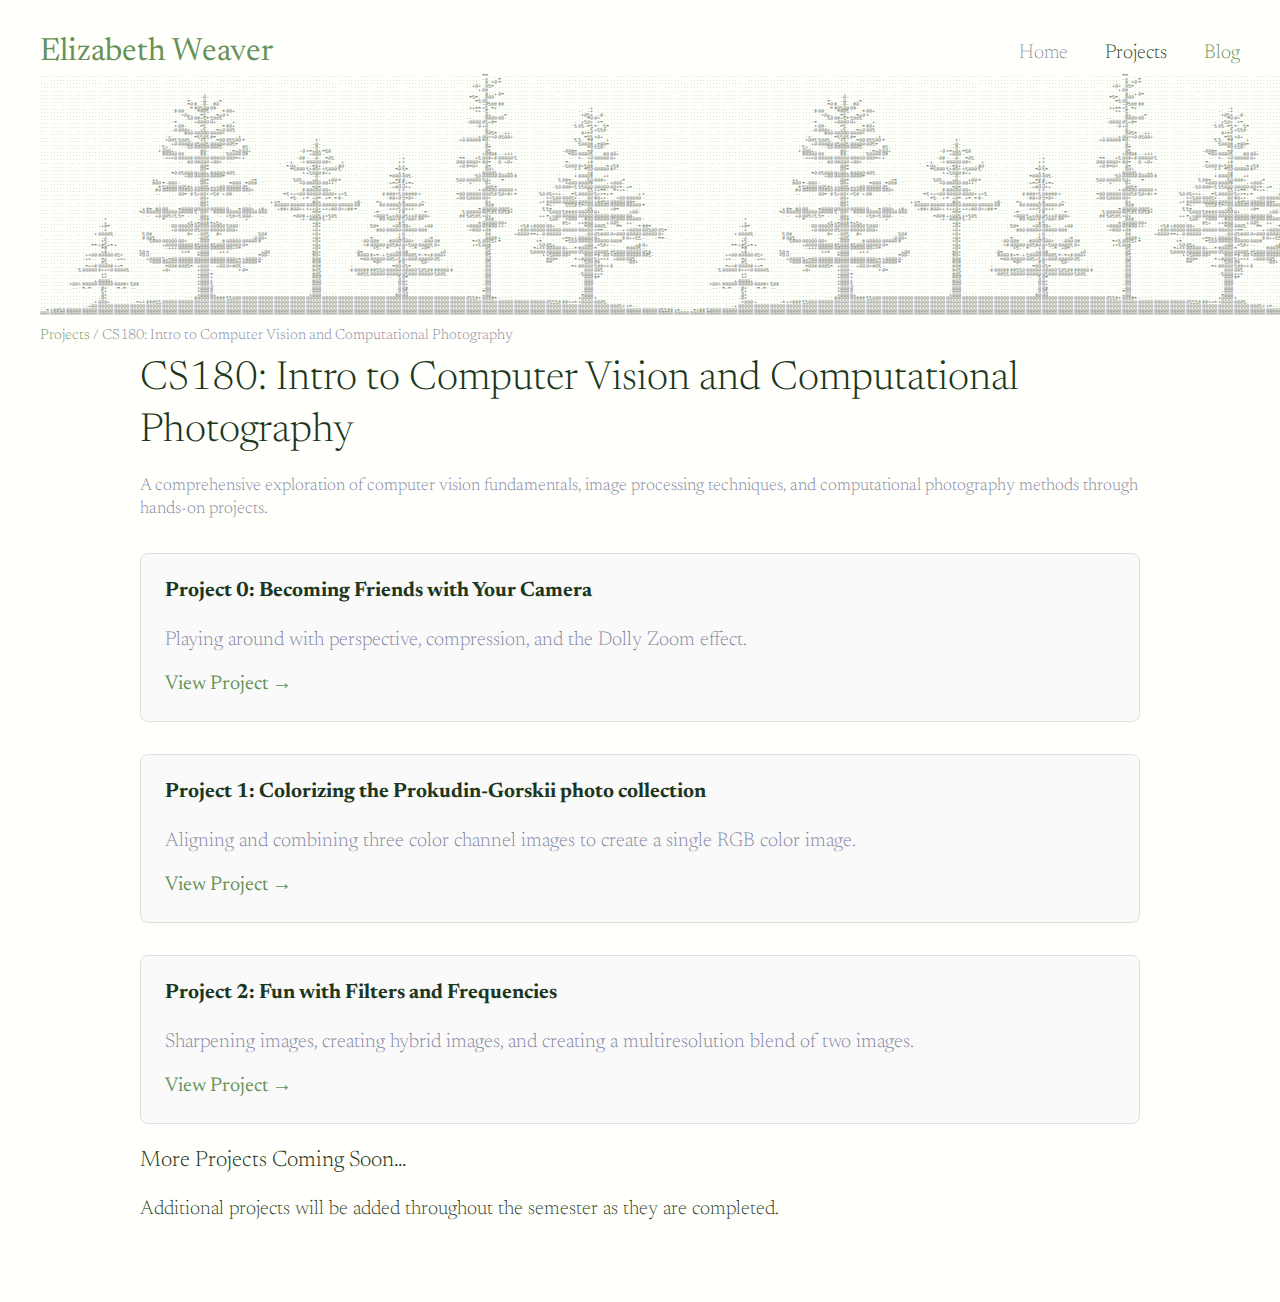
<file: cs180/index.html>
<!DOCTYPE html>
<html lang="en">
<head>
    <meta charset="UTF-8">
    <meta name="viewport" content="width=device-width, initial-scale=1.0">
    <title>CS180 Projects - Elizabeth Weaver</title>
    <link rel="preconnect" href="https://fonts.googleapis.com">
    <link rel="preconnect" href="https://fonts.gstatic.com" crossorigin>
    <link href="https://fonts.googleapis.com/css2?family=Inconsolata:wght@200..900&family=Newsreader:ital,opsz,wght@0,6..72,200..800;1,6..72,200..800&display=swap" rel="stylesheet">
    <link rel="stylesheet" href="../styles.css">
</head>
<body>
    <header>
        <a href="../index.html" style="text-decoration: none;"><h1 class="site-title">Elizabeth Weaver</h1></a>
        <nav>
            <a href="../index.html" class="nav-gray">Home</a>
            <a href="../projects.html" class="nav-dark">Projects</a>
            <a href="../blog.html" class="nav-green">Blog</a>
        </nav>
    </header>

    <div class="ascii-art"></div>

    <div class="breadcrumb">
        <a href="../projects.html">Projects</a> / CS180: Intro to Computer Vision and Computational Photography
    </div>

    <main class="main-content projects with-breadcrumb">
        <div class="profile-section">
            <div class="project-header">
                <h1>CS180: Intro to Computer Vision and Computational Photography</h1>
                <p>A comprehensive exploration of computer vision fundamentals, image processing techniques, and computational photography methods through hands-on projects.</p>
            </div>

            <!-- Projects Grid -->
            <div class="projects-grid">
                <div class="project-card">
                    <h3>Project 0: Becoming Friends with Your Camera</h3>
                    <p>Playing around with perspective, compression, and the Dolly Zoom effect.</p>
                    <a href="project0.html" class="project-link">View Project →</a>
                </div>
                <div class="project-card">
                    <h3>Project 1: Colorizing the Prokudin-Gorskii photo collection</h3>
                    <p>Aligning and combining three color channel images to create a single RGB color image.</p>
                    <a href="project1.html" class="project-link">View Project →</a>
                </div>
                <div class="project-card">
                    <h3>Project 2: Fun with Filters and Frequencies</h3>
                    <p>Sharpening images, creating hybrid images, and creating a multiresolution blend of two images.</p>
                    <a href="project2.html" class="project-link">View Project →</a>
                </div>
            </div>

            <div class="project-section">
                <h3>More Projects Coming Soon...</h3>
                <p>Additional projects will be added throughout the semester as they are completed.</p>
            </div>
        </div>
    </main>
    <script src="../ascii-loader.js"></script>
</body>
</html>
</file>
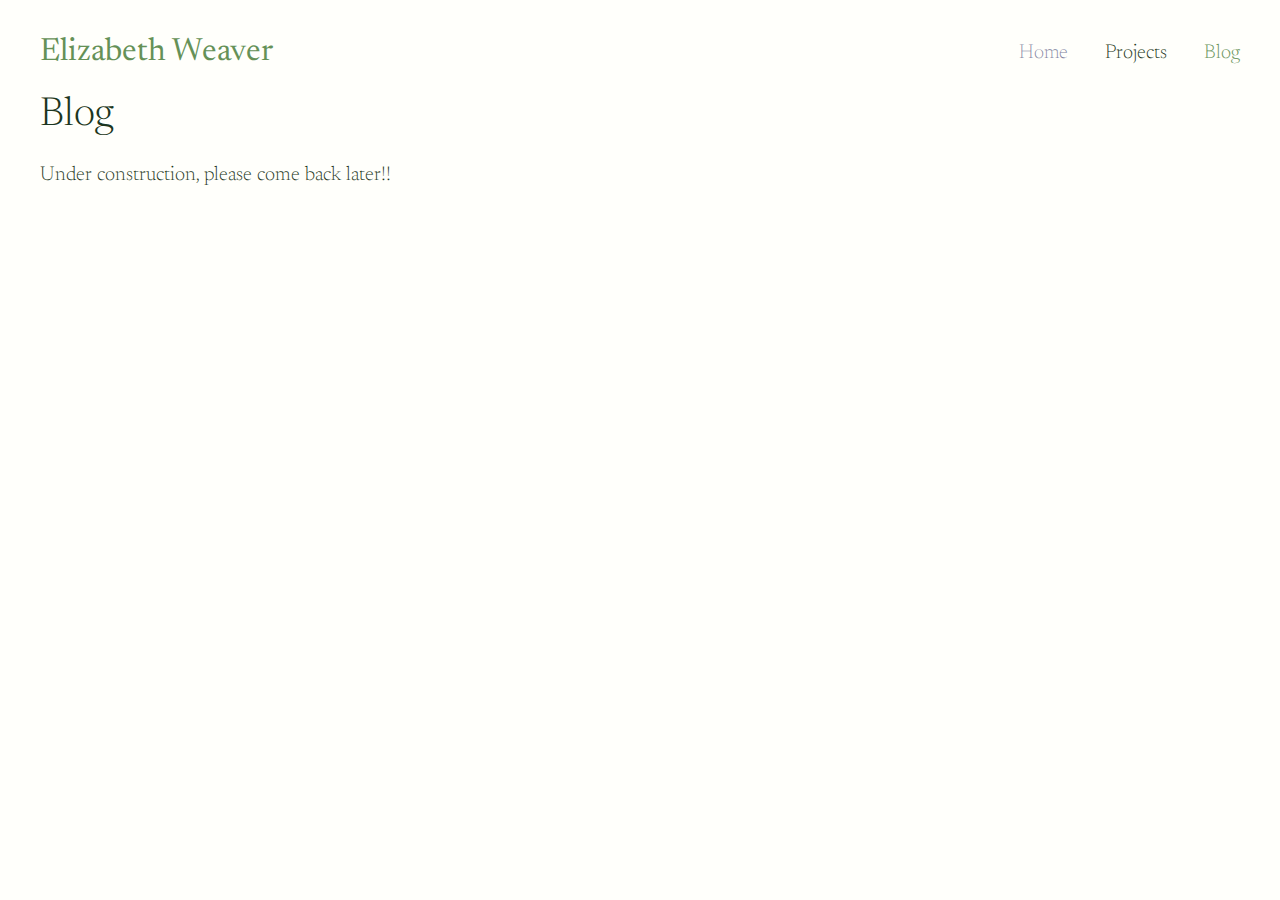
<file: blog.html>
<!DOCTYPE html>
<html lang="en">
<head>
    <meta charset="UTF-8">
    <meta name="viewport" content="width=device-width, initial-scale=1.0">
    <title>Elizabeth Weaver</title>
    <link rel="preconnect" href="https://fonts.googleapis.com">
    <link rel="preconnect" href="https://fonts.gstatic.com" crossorigin>
    <link href="https://fonts.googleapis.com/css2?family=Inconsolata:wght@200..900&family=Newsreader:ital,opsz,wght@0,6..72,200..800;1,6..72,200..800&display=swap" rel="stylesheet">
    <style>
        /* Typography */
        body {
            font-family: "Newsreader", serif;
            max-width: 1200px;
            margin: 0 auto;
            padding: 2rem;
            line-height: 1.3;
            color: #1C3620;
            background-color: #FFFFFB;
            font-weight: 250;
            font-size: 20px;
        }

        /* Header styling */
        header {
            display: flex;
            justify-content: space-between;
            align-items: center;
            margin-bottom: 0;
        }

        .site-title {
            font-family: "Newsreader", serif;
            color: #659157;
            font-size: 2rem;
            font-weight: normal;
            margin: 0;
            font-weight: 400;
        }

        /* Navigation */
        nav a {
            text-decoration: none;
            margin-left: 2rem;
            transition: color 0.3s;
        }

        nav a.nav-green {
            color: #659157;
        }

        nav a.nav-gray {
            color: #7C809B;
            font-weight: 200;
        }

        nav a.nav-dark {
            color: #1C3620;
        }

        /* ASCII art banner */
        .ascii-art {
            font-family: 'Inconsolata', monospace;
            white-space: pre;
            font-size: 7.5px;
            line-height: 0.6;
            /* overflow-x: auto; */
            color: #1C3620;
            margin: 0;
            font-weight: 300;
            display: block;
            transform: scale(0.8);
            transform-origin: left top;
            width: max-content;
            position: relative;
            left: 0;
        }

        /* Main content */
        .main-content {
            display: grid;
            grid-template-columns: 2fr 1fr;
            gap: 4rem;
            align-items: start;
            margin-top: 1rem;
        }

        /* Profile section */
        .profile-section h1 {
            font-family: "Newsreader", serif;
            color: #1C3620;
            font-size: 2.5rem;
            margin-bottom: 0.5rem;
            margin-top: 0;
            font-weight: 300;
        }

        .profile-image {
            border-radius: 50%;
            width: 300px;
            height: 300px;
            object-fit: cover;
        }

        /* Links styling */
        a {
            color: #659157;
            text-decoration: none;
        }

        a:hover {
            text-decoration: underline;
        }

        b {
            color: #7C809B;
            text-decoration: none;
        }
    </style>
</head>
<body>
    <header>
        <h1 class="site-title">Elizabeth Weaver</h1>
        <nav>
            <a href="index.html" class="nav-gray active">Home</a>
            <a href="projects.html" class="nav-dark">Projects</a>
            <a href="blog.html" class="nav-green">Blog</a>
        </nav>
    </header>

    <main class="main-content">
        <div class="profile-section">
            <h1>Blog</h1>
            <p>Under construction, please come back later!!</p>
        </div>
    </main>
</body>
</html>
</file>
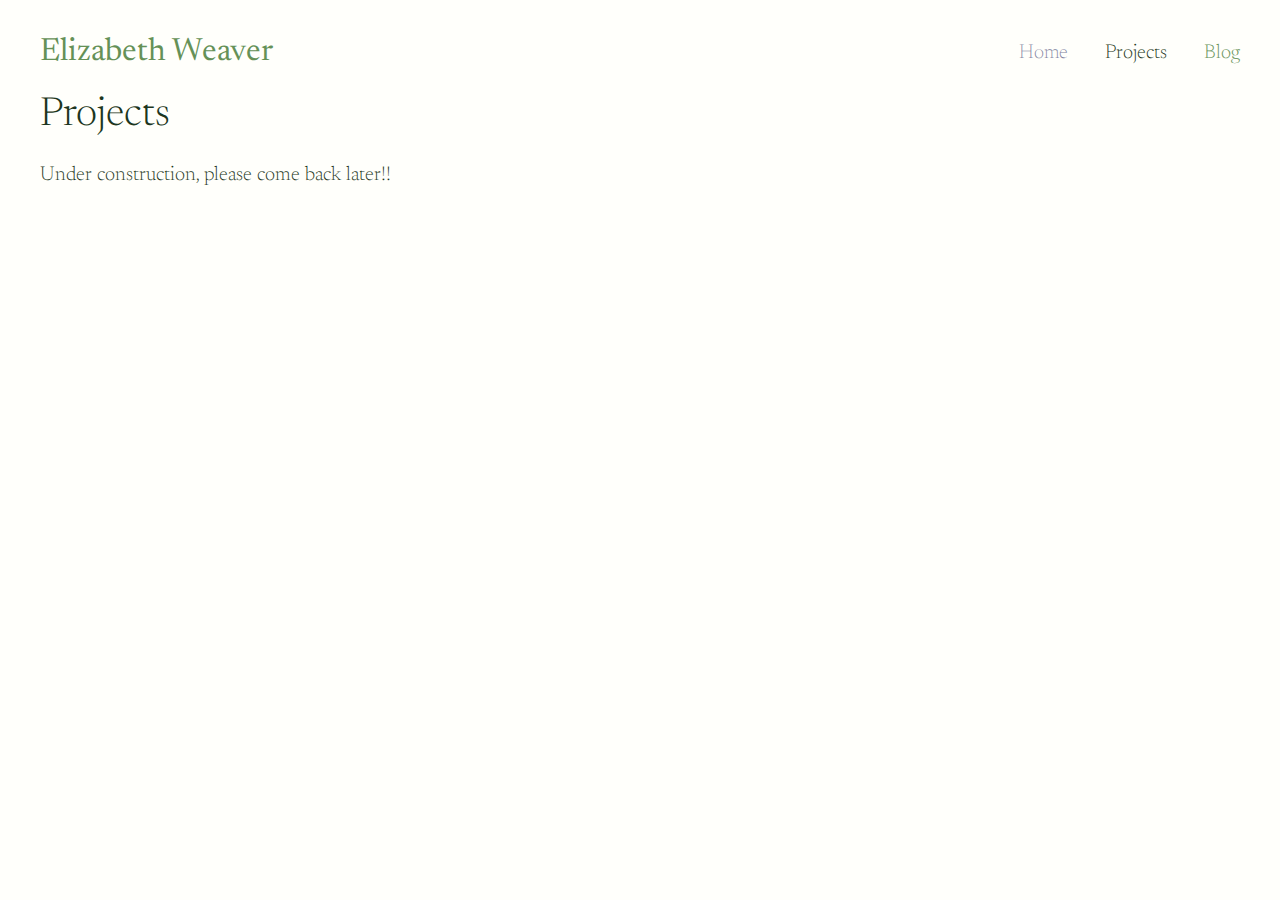
<file: projects.html>
<!DOCTYPE html>
<html lang="en">
<head>
    <meta charset="UTF-8">
    <meta name="viewport" content="width=device-width, initial-scale=1.0">
    <title>Elizabeth Weaver</title>
    <link rel="preconnect" href="https://fonts.googleapis.com">
    <link rel="preconnect" href="https://fonts.gstatic.com" crossorigin>
    <link href="https://fonts.googleapis.com/css2?family=Inconsolata:wght@200..900&family=Newsreader:ital,opsz,wght@0,6..72,200..800;1,6..72,200..800&display=swap" rel="stylesheet">
    <style>
        /* Typography */
        body {
            font-family: "Newsreader", serif;
            max-width: 1200px;
            margin: 0 auto;
            padding: 2rem;
            line-height: 1.3;
            color: #1C3620;
            background-color: #FFFFFB;
            font-weight: 250;
            font-size: 20px;
        }

        /* Header styling */
        header {
            display: flex;
            justify-content: space-between;
            align-items: center;
            margin-bottom: 0;
        }

        .site-title {
            font-family: "Newsreader", serif;
            color: #659157;
            font-size: 2rem;
            font-weight: normal;
            margin: 0;
            font-weight: 400;
        }

        /* Navigation */
        nav a {
            text-decoration: none;
            margin-left: 2rem;
            transition: color 0.3s;
        }

        nav a.nav-green {
            color: #659157;
        }

        nav a.nav-gray {
            color: #7C809B;
            font-weight: 200;
        }

        nav a.nav-dark {
            color: #1C3620;
        }

        /* ASCII art banner */
        .ascii-art {
            font-family: 'Inconsolata', monospace;
            white-space: pre;
            font-size: 7.5px;
            line-height: 0.6;
            /* overflow-x: auto; */
            color: #1C3620;
            margin: 0;
            font-weight: 300;
            display: block;
            transform: scale(0.8);
            transform-origin: left top;
            width: max-content;
            position: relative;
            left: 0;
        }

        /* Main content */
        .main-content {
            display: grid;
            grid-template-columns: 2fr 1fr;
            gap: 4rem;
            align-items: start;
            margin-top: 1rem;
        }

        /* Profile section */
        .profile-section h1 {
            font-family: "Newsreader", serif;
            color: #1C3620;
            font-size: 2.5rem;
            margin-bottom: 0.5rem;
            margin-top: 0;
            font-weight: 300;
        }

        .profile-image {
            border-radius: 50%;
            width: 300px;
            height: 300px;
            object-fit: cover;
        }

        /* Links styling */
        a {
            color: #659157;
            text-decoration: none;
        }

        a:hover {
            text-decoration: underline;
        }

        b {
            color: #7C809B;
            text-decoration: none;
        }
    </style>
</head>
<body>
    <header>
        <h1 class="site-title">Elizabeth Weaver</h1>
        <nav>
            <a href="index.html" class="nav-gray active">Home</a>
            <a href="projects.html" class="nav-dark">Projects</a>
            <a href="blog.html" class="nav-green">Blog</a>
        </nav>
    </header>

    <main class="main-content">
        <div class="profile-section">
            <h1>Projects</h1>
            <p>Under construction, please come back later!!</p>
        </div>
    </main>
</body>
</html>
</file>
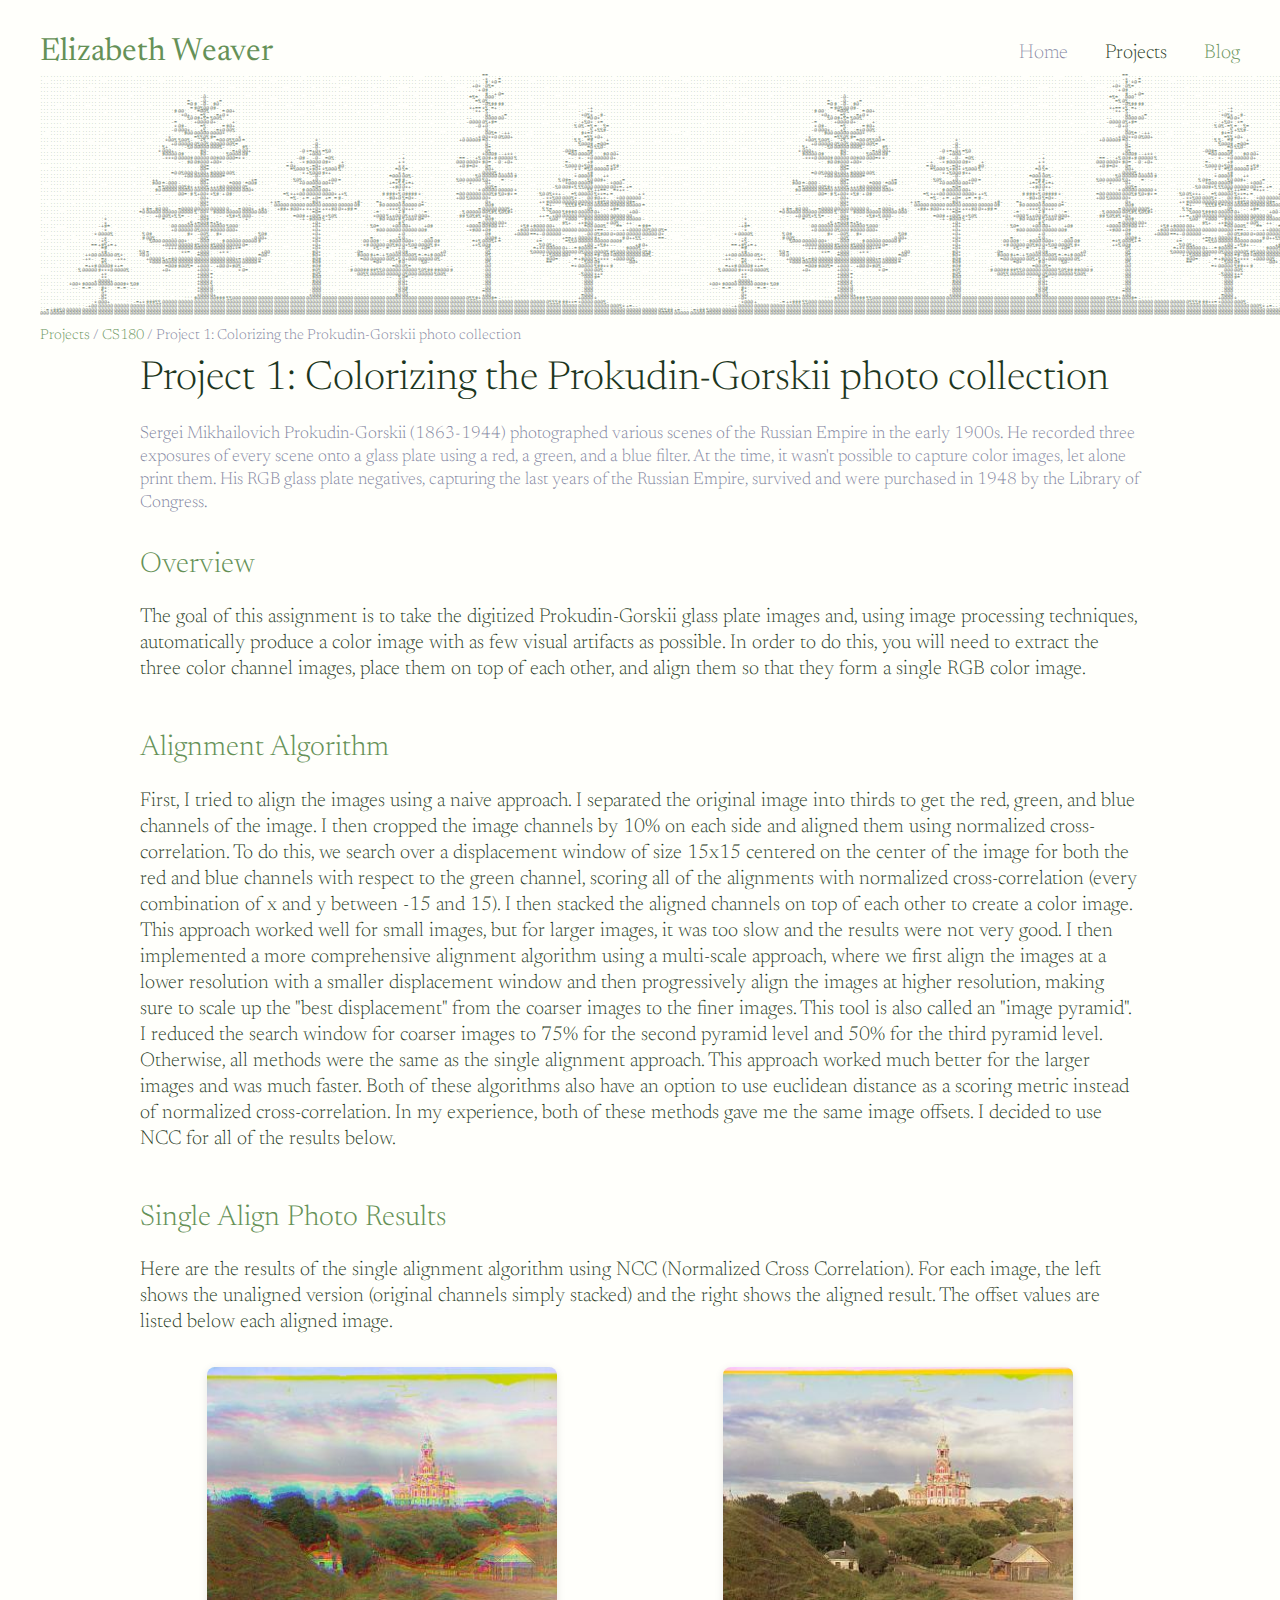
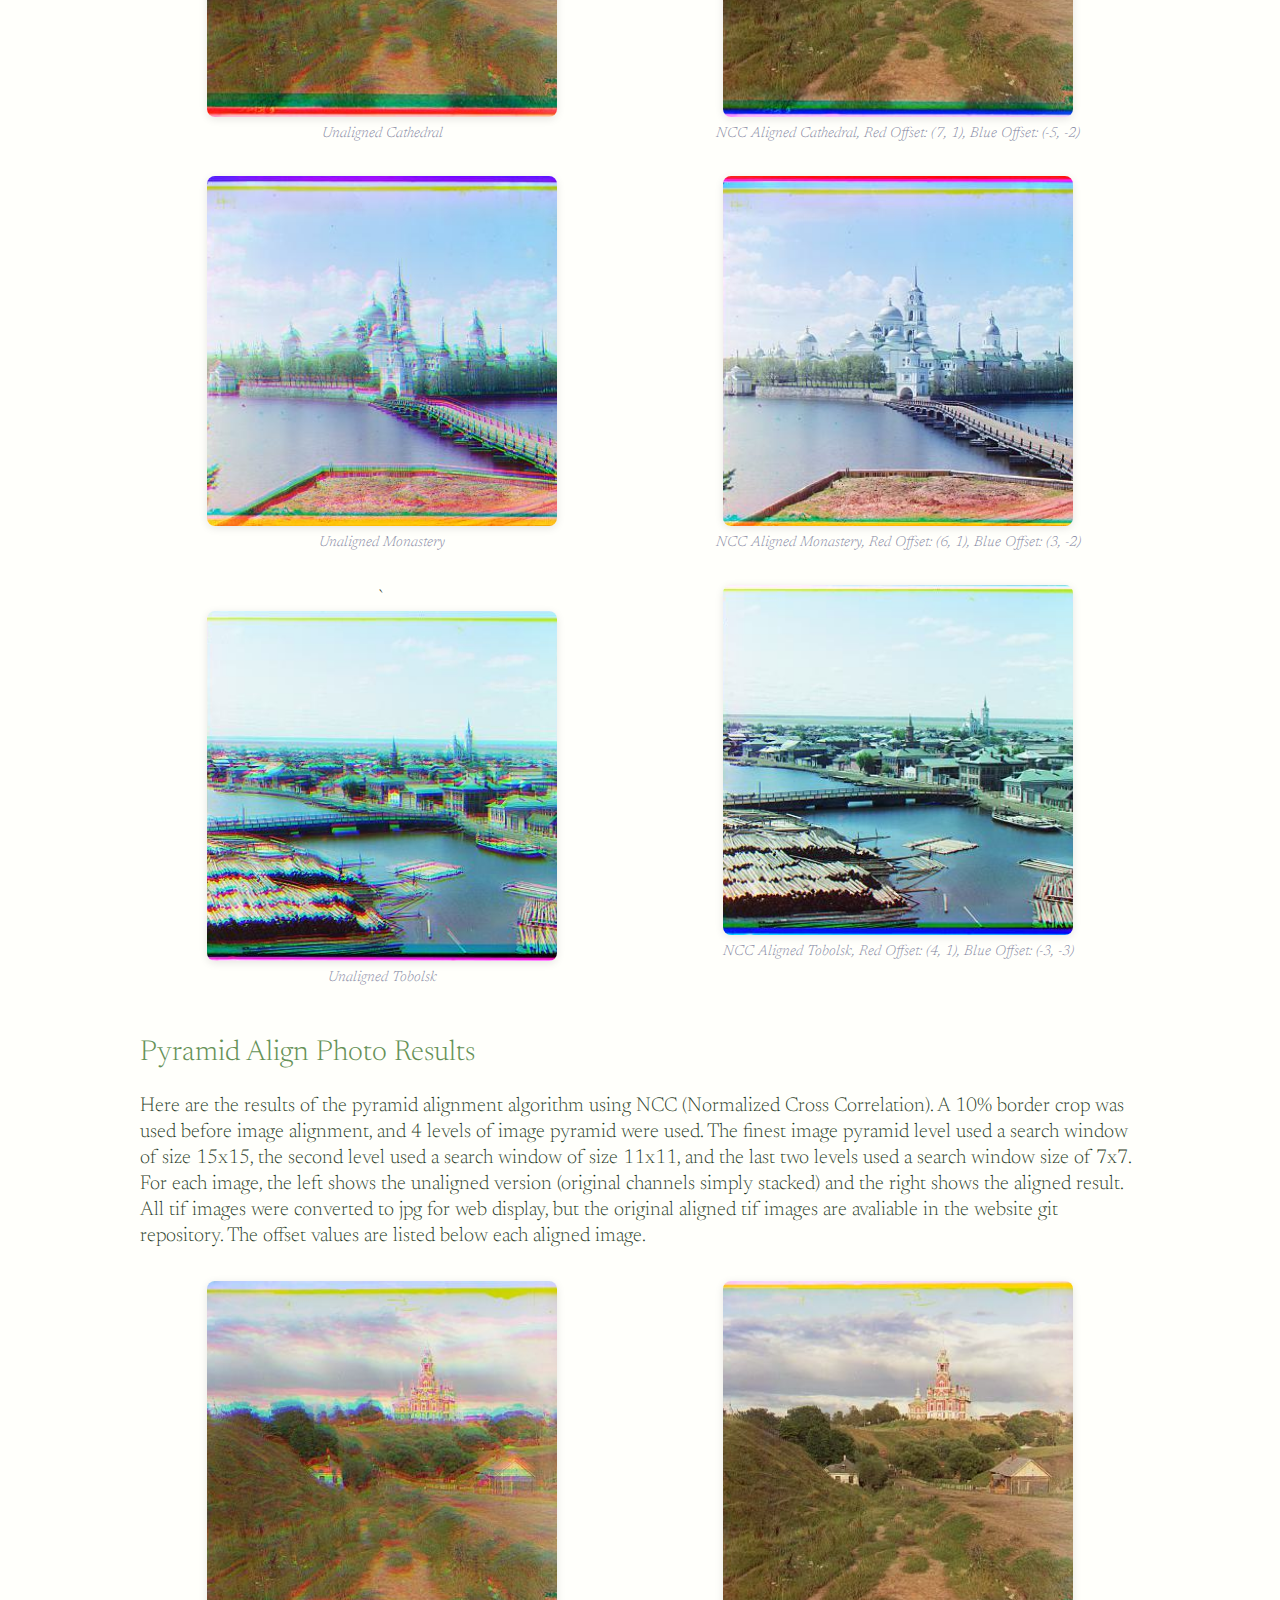
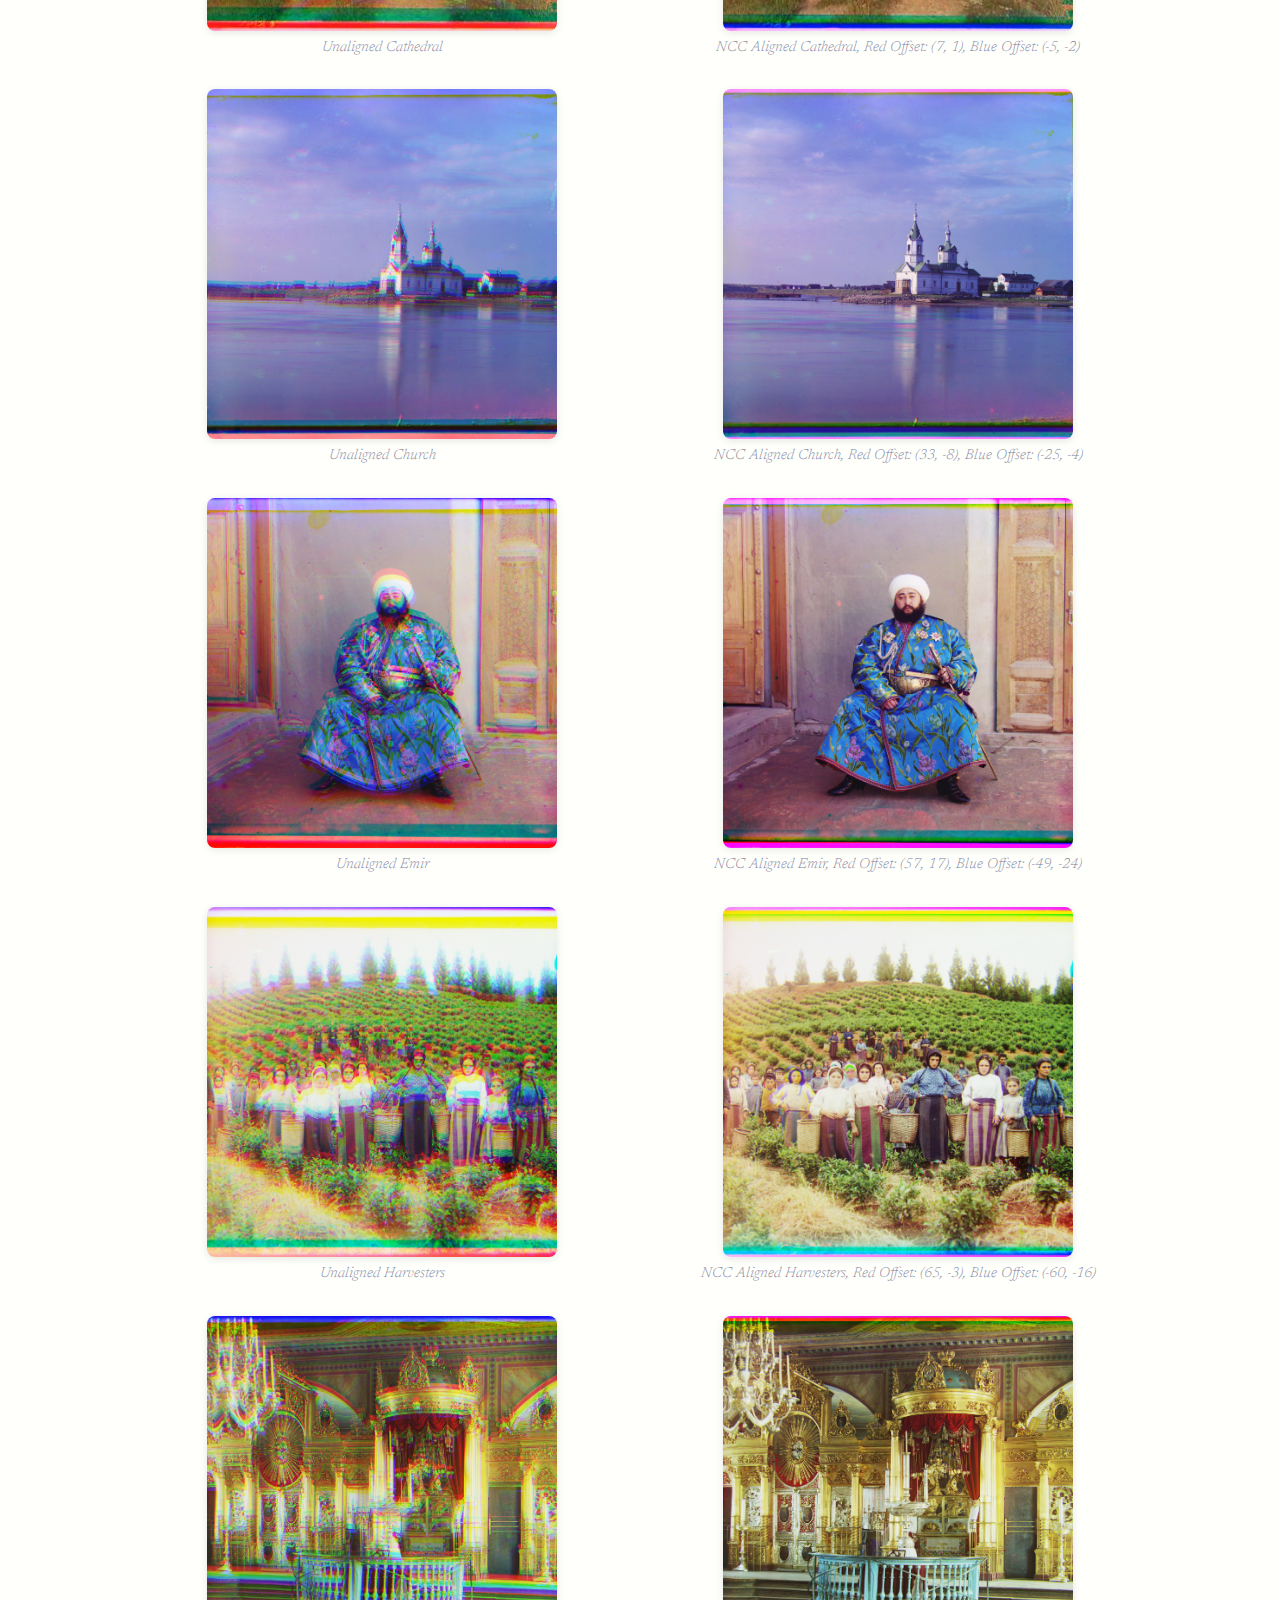
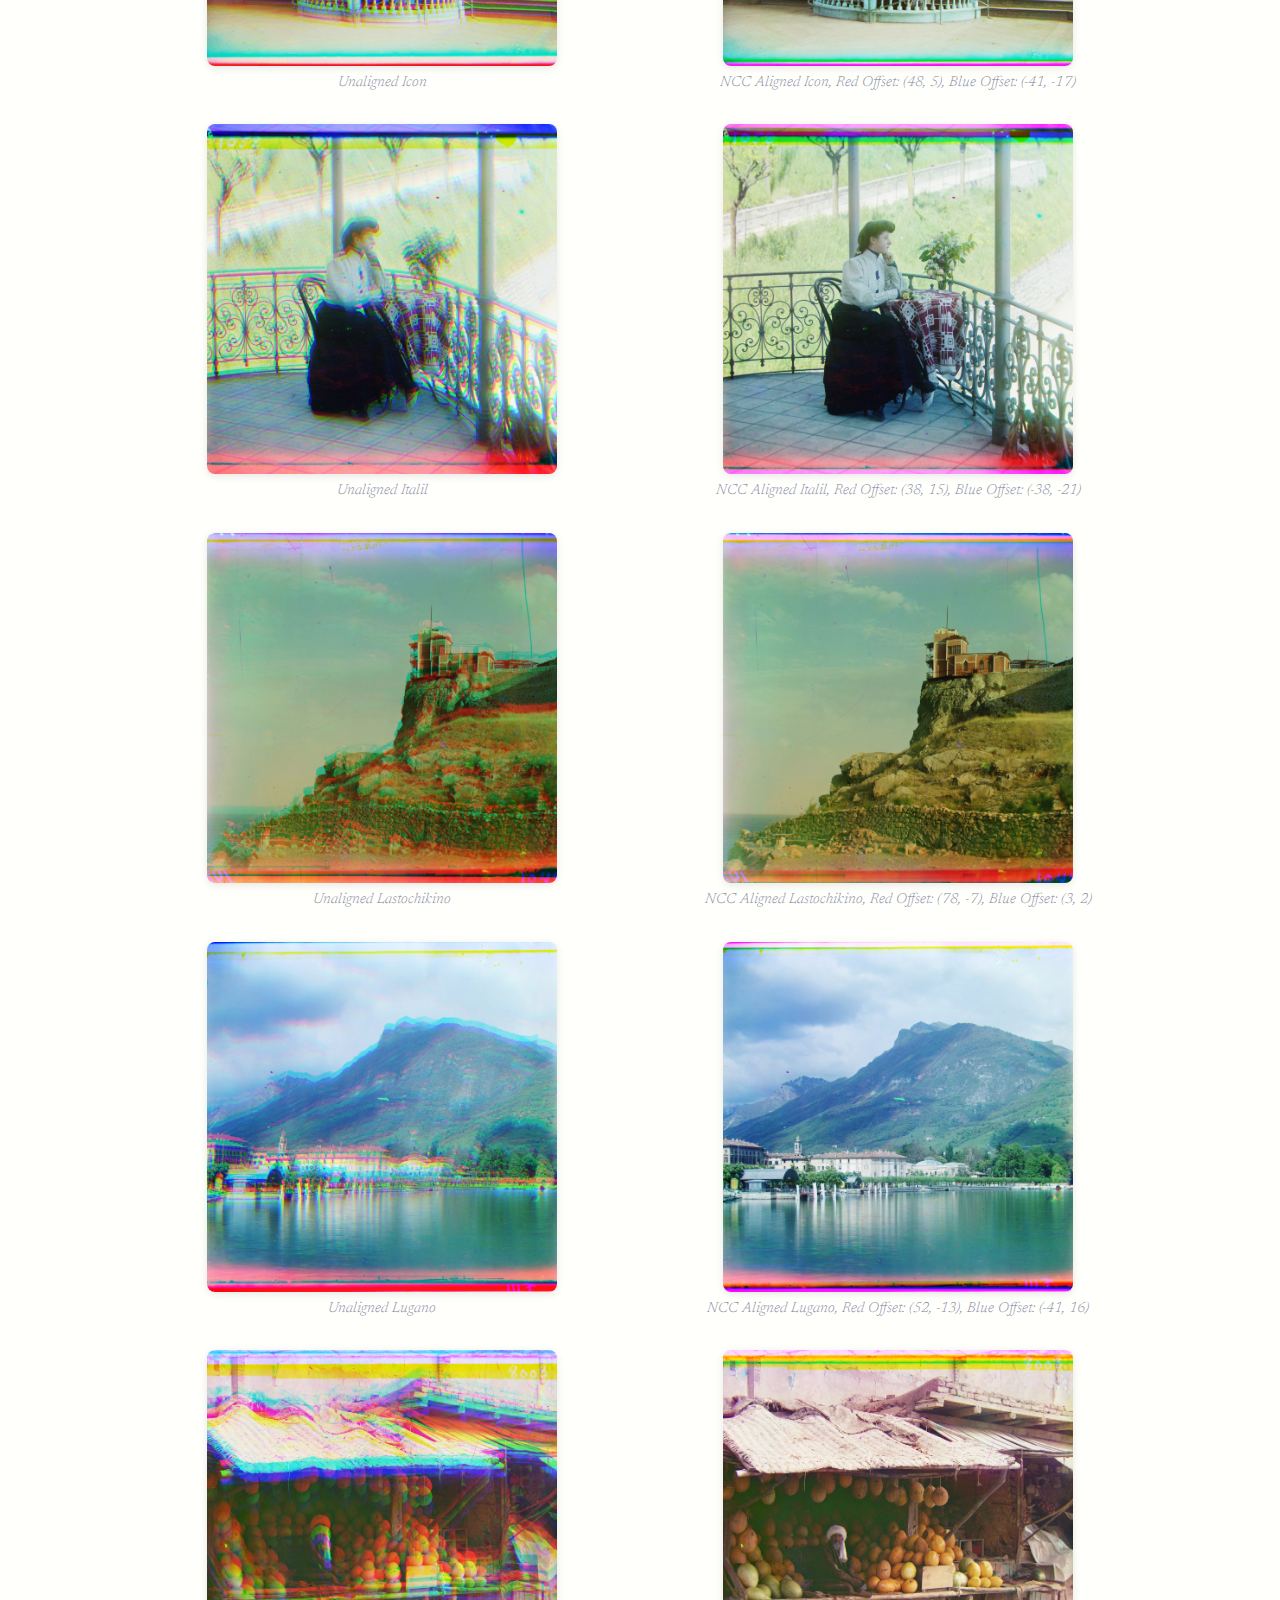
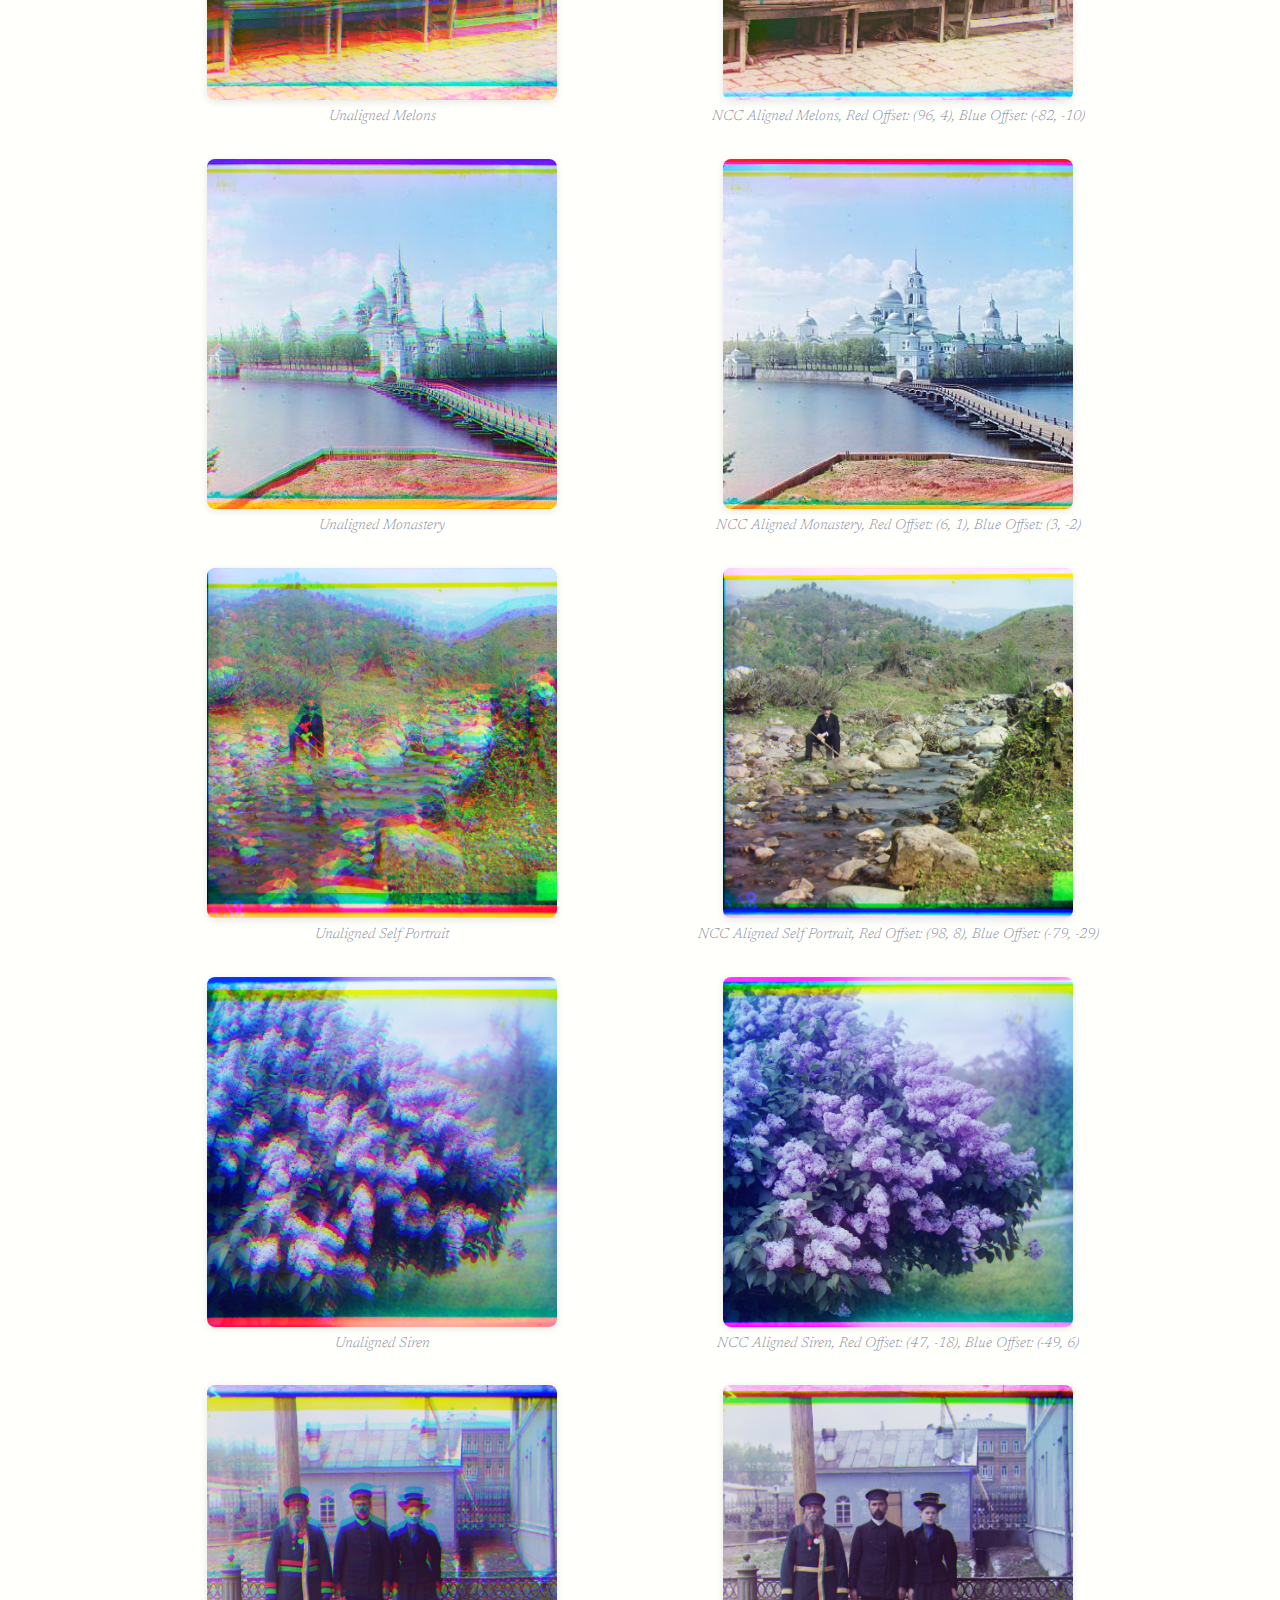
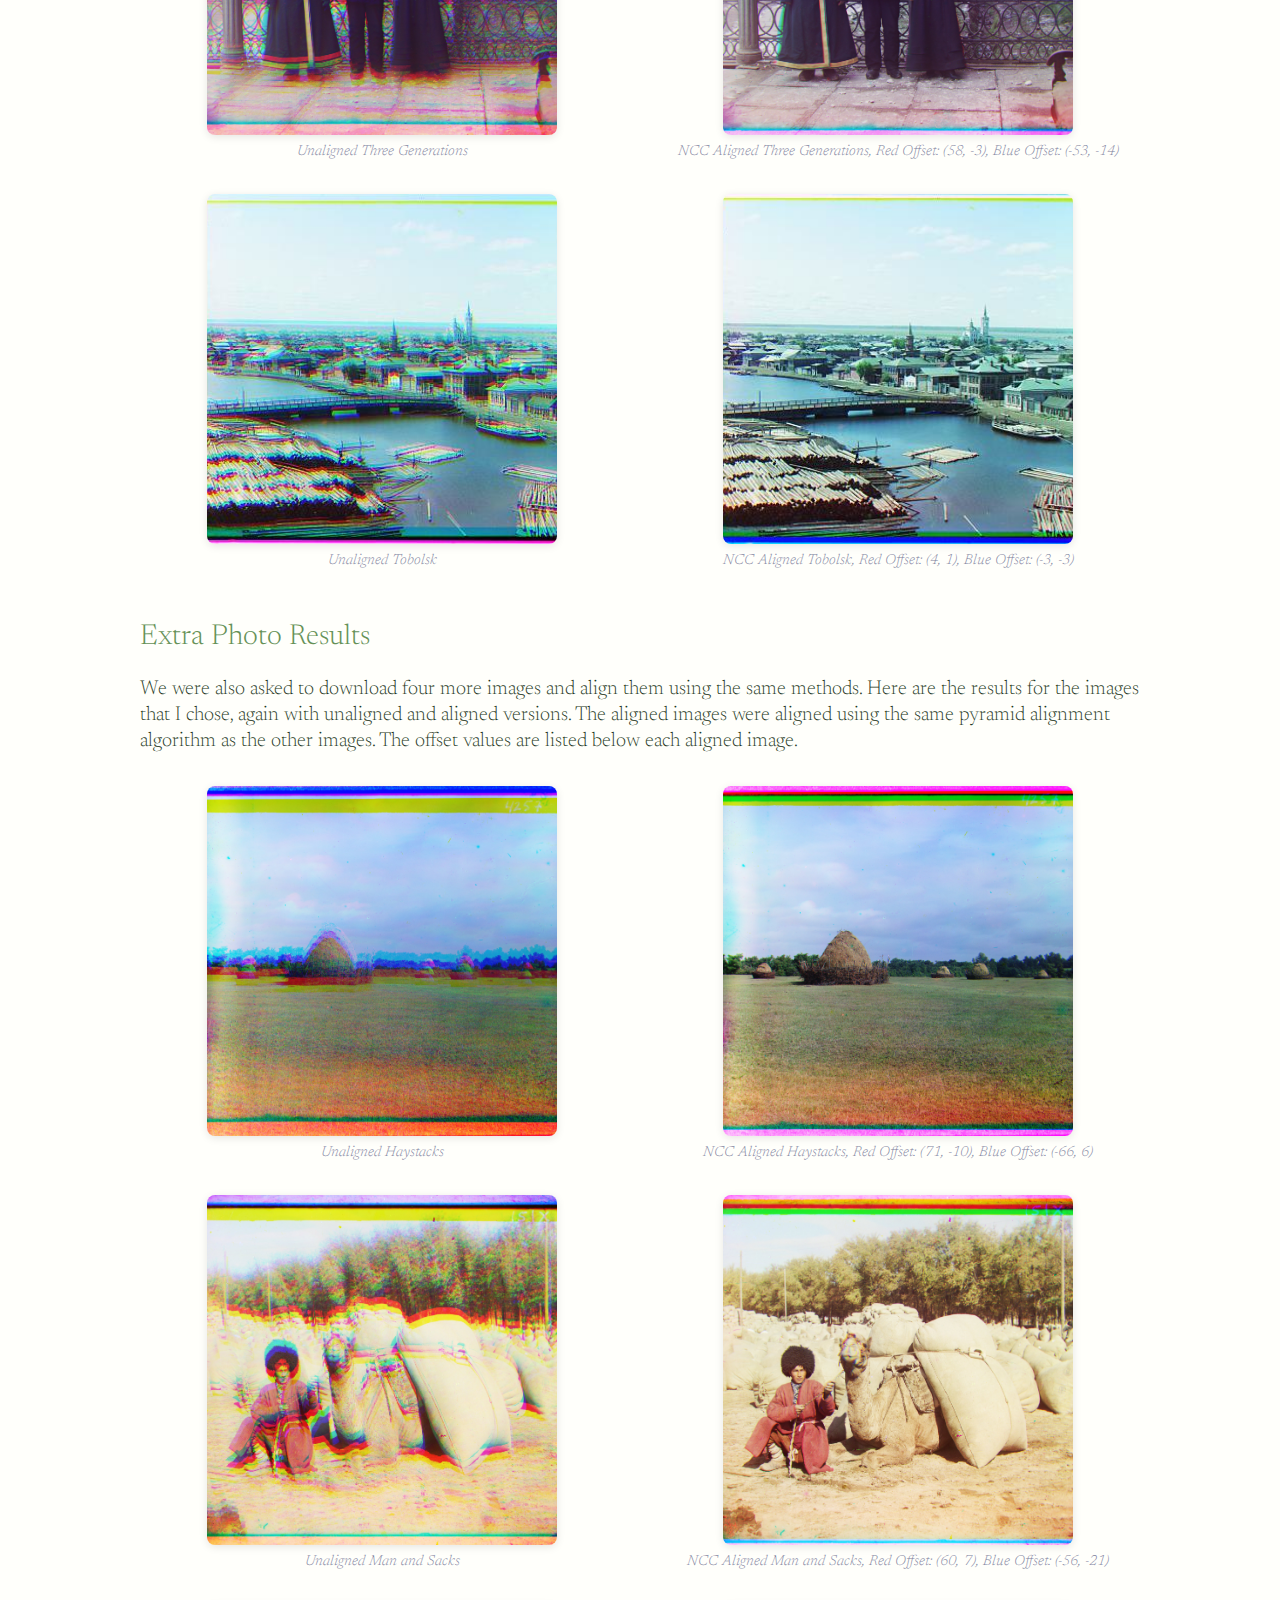
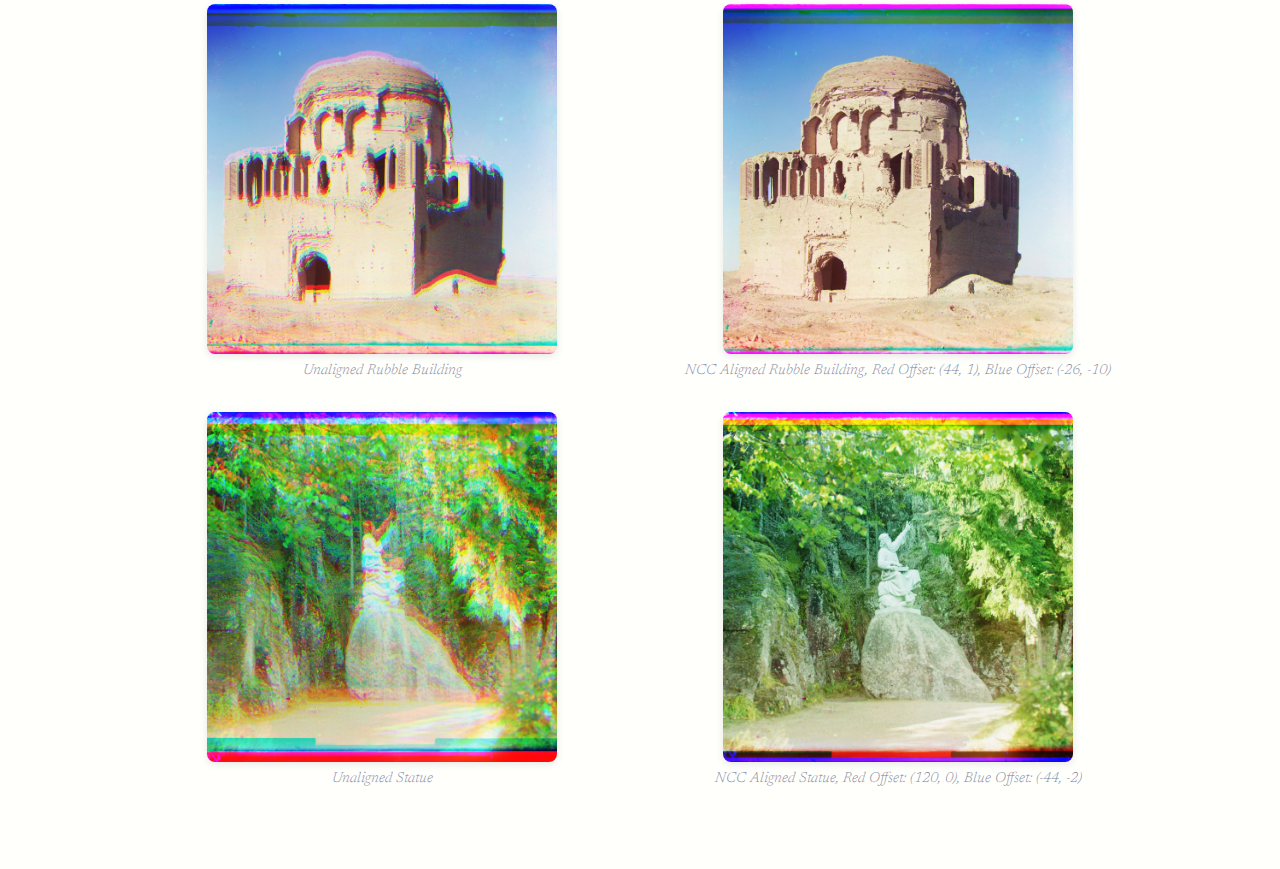
<file: cs180/project1.html>
<!DOCTYPE html>
<html lang="en">
<head>
    <meta charset="UTF-8">
    <meta name="viewport" content="width=device-width, initial-scale=1.0">
    <title>Project 1: Colorizing the Prokudin-Gorskii photo collection - Elizabeth Weaver</title>
    <link rel="preconnect" href="https://fonts.googleapis.com">
    <link rel="preconnect" href="https://fonts.gstatic.com" crossorigin>
    <link href="https://fonts.googleapis.com/css2?family=Inconsolata:wght@200..900&family=Newsreader:ital,opsz,wght@0,6..72,200..800;1,6..72,200..800&display=swap" rel="stylesheet">
    <link rel="stylesheet" href="../styles.css">
</head>
<body>
    <header>
        <a href="../index.html" style="text-decoration: none;"><h1 class="site-title">Elizabeth Weaver</h1></a>
        <nav>
            <a href="../index.html" class="nav-gray">Home</a>
            <a href="../projects.html" class="nav-dark">Projects</a>
            <a href="../blog.html" class="nav-green">Blog</a>
        </nav>
    </header>

    <div class="ascii-art"></div>

    <div class="breadcrumb">
        <a href="../projects.html">Projects</a> / <a href="index.html">CS180</a> / Project 1: Colorizing the Prokudin-Gorskii photo collection
    </div>

    <main class="main-content projects with-breadcrumb">
        <div class="profile-section">
            <div class="project-header">
                <h1>Project 1: Colorizing the Prokudin-Gorskii photo collection</h1>
                <p>
                    Sergei Mikhailovich Prokudin-Gorskii (1863-1944) photographed various scenes of the Russian Empire 
                    in the early 1900s. He recorded three exposures of every scene onto a glass plate using a red, a 
                    green, and a blue filter. At the time, it wasn't possible to capture color images, let alone print 
                    them. His RGB glass plate negatives, capturing the last years of the Russian Empire, survived and 
                    were purchased in 1948 by the Library of Congress.
                </p>
            </div>

            <div class="project-section">
                <h2>Overview</h2>
                <p>
                    The goal of this assignment is to take the digitized Prokudin-Gorskii glass plate images and, using 
                    image processing techniques, automatically produce a color image with as few visual artifacts as 
                    possible. In order to do this, you will need to extract the three color channel images, place them 
                    on top of each other, and align them so that they form a single RGB color image.
                </p>
            </div>

            <div class="project-section">
                <h2>Alignment Algorithm</h2>
                <p>
                    First, I tried to align the images using a naive approach. I separated the original image into thirds 
                    to get the red, green, and blue channels of the image. I then cropped the image channels by 10% on each 
                    side and aligned them using normalized cross-correlation. To do this, we search over a displacement 
                    window of size 15x15 centered on the center of the image for both the red and blue channels with 
                    respect to the green channel, scoring all of the alignments with normalized cross-correlation 
                    (every combination of x and y between -15 and 15). I then stacked the aligned channels on top of each 
                    other to create a color image. This approach worked well for small images, but for larger images, it 
                    was too slow and the results were not very good. 
                    
                    I then implemented a more comprehensive alignment algorithm using a multi-scale approach, where we 
                    first align the images at a lower resolution with a smaller displacement window and then progressively 
                    align the images at higher resolution, making sure to scale up the "best displacement" from the coarser 
                    images to the finer images. This tool is also called an "image pyramid". I reduced the search window for 
                    coarser images to 75% for the second pyramid level and 50% for the third pyramid level. Otherwise, all 
                    methods were the same as the single alignment approach. This approach worked much better for the larger 
                    images and was much faster.

                    Both of these algorithms also have an option to use euclidean distance as a scoring metric instead of 
                    normalized cross-correlation. In my experience, both of these methods gave me the same image offsets. 
                    I decided to use NCC for all of the results below. 
                </p>
            </div>

            <div class="project-section">
                <h2>Single Align Photo Results</h2>
                <p>
                    Here are the results of the single alignment algorithm using NCC (Normalized Cross Correlation). 
                    For each image, the left shows the unaligned version (original channels simply stacked) 
                    and the right shows the aligned result. The offset values are listed below each aligned image.
                </p>

                <div class="comparison-container">
                    <div class="comparison-item">
                        <img src="project1/web_unaligned/cathedral.jpg" alt="cathedral unaligned" class="cropped-gif gif-square-medium">
                        <div class="image-caption">Unaligned Cathedral</div>
                    </div>
                    <div class="comparison-item">
                        <img src="project1/image_results_single_align/cathedral_ncc.jpg" alt="cathedral NCC aligned" class="cropped-gif gif-square-medium">
                        <div class="image-caption">NCC Aligned Cathedral, Red Offset: (7, 1), Blue Offset: (-5, -2)</div>
                    </div>
                </div>
                <div class="comparison-container">
                    <div class="comparison-item">
                        <img src="project1/web_unaligned/monastery.jpg" alt="cathedral unaligned" class="cropped-gif gif-square-medium">
                        <div class="image-caption">Unaligned Monastery</div>
                    </div>
                    <div class="comparison-item">
                        <img src="project1/image_results_single_align/monastery_ncc.jpg" alt="monastery NCC aligned" class="cropped-gif gif-square-medium">
                        <div class="image-caption">NCC Aligned Monastery, Red Offset: (6, 1), Blue Offset: (3, -2)</div>
                    </div>
                </div>
                <div class="comparison-container">
                    <div class="comparison-item">`
                        <img src="project1/web_unaligned/tobolsk.jpg" alt="tobolsk unaligned" class="cropped-gif gif-square-medium">
                        <div class="image-caption">Unaligned Tobolsk</div>
                    </div>
                    <div class="comparison-item">
                        <img src="project1/image_results_single_align/tobolsk_ncc.jpg" alt="tobolsk NCC aligned" class="cropped-gif gif-square-medium">
                        <div class="image-caption">NCC Aligned Tobolsk, Red Offset: (4, 1), Blue Offset: (-3, -3)</div>
                    </div>
                </div>
            </div>

            <div class="project-section">
                <h2>Pyramid Align Photo Results</h2>
                <p>
                    Here are the results of the pyramid alignment algorithm using NCC (Normalized Cross Correlation).
                    A 10% border crop was used before image alignment, and 4 levels of image pyramid were used. The finest 
                    image pyramid level used a search window of size 15x15, the second level used a search window of size 
                    11x11, and the last two levels used a search window size of 7x7. For each image, the left shows the 
                    unaligned version (original channels simply stacked) and the right shows the aligned result. All tif 
                    images were converted to jpg for web display, but the original aligned tif images are avaliable in the 
                    website git repository. The offset values are listed below each aligned image.
                </p>
                <div class="comparison-container">
                    <div class="comparison-item">
                        <img src="project1/web_unaligned/cathedral.jpg" alt="cathedral unaligned" class="cropped-gif gif-square-medium">
                        <div class="image-caption">Unaligned Cathedral</div>
                    </div>
                    <div class="comparison-item">
                        <img src="project1/web_images/cathedral_ncc.jpg" alt="cathedral NCC aligned" class="cropped-gif gif-square-medium">
                        <div class="image-caption">NCC Aligned Cathedral, Red Offset: (7, 1), Blue Offset: (-5, -2)</div>
                    </div>
                </div>
                <div class="comparison-container">
                    <div class="comparison-item">
                        <img src="project1/web_unaligned/church.jpg" alt="church unaligned" class="cropped-gif gif-square-medium">
                        <div class="image-caption">Unaligned Church</div>
                    </div>
                    <div class="comparison-item">
                        <img src="project1/web_images/church_ncc.jpg" alt="church NCC aligned" class="cropped-gif gif-square-medium">
                        <div class="image-caption">NCC Aligned Church, Red Offset: (33, -8), Blue Offset: (-25, -4)</div>
                    </div>
                </div>
                <div class="comparison-container">
                    <div class="comparison-item">
                        <img src="project1/web_unaligned/emir.jpg" alt="emir unaligned" class="cropped-gif gif-square-medium">
                        <div class="image-caption">Unaligned Emir</div>
                    </div>
                    <div class="comparison-item">
                        <img src="project1/web_images/emir_ncc.jpg" alt="emir NCC aligned" class="cropped-gif gif-square-medium">
                        <div class="image-caption">NCC Aligned Emir, Red Offset: (57, 17), Blue Offset: (-49, -24)</div>
                    </div>
                </div>
                <div class="comparison-container">
                    <div class="comparison-item">
                        <img src="project1/web_unaligned/harvesters.jpg" alt="harvesters unaligned" class="cropped-gif gif-square-medium">
                        <div class="image-caption">Unaligned Harvesters</div>
                    </div>
                    <div class="comparison-item">
                        <img src="project1/web_images/harvesters_ncc.jpg" alt="harvesters NCC aligned" class="cropped-gif gif-square-medium">
                        <div class="image-caption">NCC Aligned Harvesters, Red Offset: (65, -3), Blue Offset: (-60, -16)</div>
                    </div>
                </div>
                <div class="comparison-container">
                    <div class="comparison-item">
                        <img src="project1/web_unaligned/icon.jpg" alt="icon unaligned" class="cropped-gif gif-square-medium">
                        <div class="image-caption">Unaligned Icon</div>
                    </div>
                    <div class="comparison-item">
                        <img src="project1/web_images/icon_ncc.jpg" alt="icon NCC aligned" class="cropped-gif gif-square-medium">
                        <div class="image-caption">NCC Aligned Icon, Red Offset: (48, 5), Blue Offset: (-41, -17)</div>
                    </div>
                </div>
                <div class="comparison-container">
                    <div class="comparison-item">
                        <img src="project1/web_unaligned/italil.jpg" alt="italil unaligned" class="cropped-gif gif-square-medium">
                        <div class="image-caption">Unaligned Italil</div>
                    </div>
                    <div class="comparison-item">
                        <img src="project1/web_images/italil_ncc.jpg" alt="italil NCC aligned" class="cropped-gif gif-square-medium">
                        <div class="image-caption">NCC Aligned Italil, Red Offset: (38, 15), Blue Offset: (-38, -21)</div>
                    </div>
                </div>
                <div class="comparison-container">
                    <div class="comparison-item">
                        <img src="project1/web_unaligned/lastochikino.jpg" alt="lastochikino unaligned" class="cropped-gif gif-square-medium">
                        <div class="image-caption">Unaligned Lastochikino</div>
                    </div>
                    <div class="comparison-item">
                        <img src="project1/web_images/lastochikino_ncc.jpg" alt="lastochikino NCC aligned" class="cropped-gif gif-square-medium">
                        <div class="image-caption">NCC Aligned Lastochikino, Red Offset: (78, -7), Blue Offset: (3, 2)</div>
                    </div>
                </div>
                <div class="comparison-container">
                    <div class="comparison-item">
                        <img src="project1/web_unaligned/lugano.jpg" alt="lugano unaligned" class="cropped-gif gif-square-medium">
                        <div class="image-caption">Unaligned Lugano</div>
                    </div>
                    <div class="comparison-item">
                        <img src="project1/web_images/lugano_ncc.jpg" alt="lugano NCC aligned" class="cropped-gif gif-square-medium">
                        <div class="image-caption">NCC Aligned Lugano, Red Offset: (52, -13), Blue Offset: (-41, 16)</div>
                    </div>
                </div>
                <div class="comparison-container">
                    <div class="comparison-item">
                        <img src="project1/web_unaligned/melons.jpg" alt="melons unaligned" class="cropped-gif gif-square-medium">
                        <div class="image-caption">Unaligned Melons</div>
                    </div>
                    <div class="comparison-item">
                        <img src="project1/web_images/melons_ncc.jpg" alt="melons NCC aligned" class="cropped-gif gif-square-medium">
                        <div class="image-caption">NCC Aligned Melons, Red Offset: (96, 4), Blue Offset: (-82, -10)</div>
                    </div>
                </div>
                <div class="comparison-container">
                    <div class="comparison-item">
                        <img src="project1/web_unaligned/monastery.jpg" alt="monastery unaligned" class="cropped-gif gif-square-medium">
                        <div class="image-caption">Unaligned Monastery</div>
                    </div>
                    <div class="comparison-item">
                        <img src="project1/web_images/monastery_ncc.jpg" alt="monastery NCC aligned" class="cropped-gif gif-square-medium">
                        <div class="image-caption">NCC Aligned Monastery, Red Offset: (6, 1), Blue Offset: (3, -2)</div>
                    </div>
                </div>
                <div class="comparison-container">
                    <div class="comparison-item">
                        <img src="project1/web_unaligned/self_portrait.jpg" alt="self_portrait unaligned" class="cropped-gif gif-square-medium">
                        <div class="image-caption">Unaligned Self Portrait</div>
                    </div>
                    <div class="comparison-item">
                        <img src="project1/web_images/self_portrait_ncc.jpg" alt="self_portrait NCC aligned" class="cropped-gif gif-square-medium">
                        <div class="image-caption">NCC Aligned Self Portrait, Red Offset: (98, 8), Blue Offset: (-79, -29)</div>
                    </div>
                </div>
                <div class="comparison-container">
                    <div class="comparison-item">
                        <img src="project1/web_unaligned/siren.jpg" alt="siren unaligned" class="cropped-gif gif-square-medium">
                        <div class="image-caption">Unaligned Siren</div>
                    </div>
                    <div class="comparison-item">
                        <img src="project1/web_images/siren_ncc.jpg" alt="siren NCC aligned" class="cropped-gif gif-square-medium">
                        <div class="image-caption">NCC Aligned Siren, Red Offset: (47, -18), Blue Offset: (-49, 6)</div>
                    </div>
                </div>
                <div class="comparison-container">
                    <div class="comparison-item">
                        <img src="project1/web_unaligned/three_generations.jpg" alt="three_generations unaligned" class="cropped-gif gif-square-medium">
                        <div class="image-caption">Unaligned Three Generations</div>
                    </div>
                    <div class="comparison-item">
                        <img src="project1/web_images/three_generations_ncc.jpg" alt="three_generations NCC aligned" class="cropped-gif gif-square-medium">
                        <div class="image-caption">NCC Aligned Three Generations, Red Offset: (58, -3), Blue Offset: (-53, -14)</div>
                    </div>
                </div>
                <div class="comparison-container">
                    <div class="comparison-item">
                        <img src="project1/web_unaligned/tobolsk.jpg" alt="tobolsk unaligned" class="cropped-gif gif-square-medium">
                        <div class="image-caption">Unaligned Tobolsk</div>
                    </div>
                    <div class="comparison-item">
                        <img src="project1/web_images/tobolsk_ncc.jpg" alt="tobolsk NCC aligned" class="cropped-gif gif-square-medium">
                        <div class="image-caption">NCC Aligned Tobolsk, Red Offset: (4, 1), Blue Offset: (-3, -3)</div>
                    </div>
                </div>
            </div>

            <div class="project-section">
                <h2>Extra Photo Results</h2>
                <p>
                    We were also asked to download four more images and align them using the same methods. Here are the results for the images that I chose, 
                    again with unaligned and aligned versions. The aligned images were aligned using the same pyramid alignment algorithm as the other images. 
                    The offset values are listed below each aligned image.
                </p>
                <div class="comparison-container">
                    <div class="comparison-item">
                         <img src="project1/web_unaligned/haystacks.jpg" alt="haystacks unaligned" class="cropped-gif gif-square-medium">
                         <div class="image-caption">Unaligned Haystacks</div>
                    </div>
                    <div class="comparison-item">
                         <img src="project1/web_extra_images/haystacks_ncc.jpg" alt="haystacks NCC aligned" class="cropped-gif gif-square-medium">
                         <div class="image-caption">NCC Aligned Haystacks, Red Offset: (71, -10), Blue Offset: (-66, 6)</div>
                    </div>
                </div>
                <div class="comparison-container">
                    <div class="comparison-item">
                         <img src="project1/web_unaligned/man_and_sacks.jpg" alt="man_and_sacks unaligned" class="cropped-gif gif-square-medium">
                         <div class="image-caption">Unaligned Man and Sacks</div>
                    </div>
                    <div class="comparison-item">
                         <img src="project1/web_extra_images/man_and_sacks_ncc.jpg" alt="man_and_sacks NCC aligned" class="cropped-gif gif-square-medium">
                         <div class="image-caption">NCC Aligned Man and Sacks, Red Offset: (60, 7), Blue Offset: (-56, -21)</div>
                    </div>
                </div>
                <div class="comparison-container">
                    <div class="comparison-item">
                         <img src="project1/web_unaligned/rubble_building.jpg" alt="rubble_building unaligned" class="cropped-gif gif-square-medium">
                         <div class="image-caption">Unaligned Rubble Building</div>
                    </div>
                    <div class="comparison-item">
                         <img src="project1/web_extra_images/rubble_building_ncc.jpg" alt="rubble_building NCC aligned" class="cropped-gif gif-square-medium">
                         <div class="image-caption">NCC Aligned Rubble Building, Red Offset: (44, 1), Blue Offset: (-26, -10)</div>
                    </div>
                </div>
                <div class="comparison-container">
                    <div class="comparison-item">
                         <img src="project1/web_unaligned/statue.jpg" alt="statue unaligned" class="cropped-gif gif-square-medium">
                         <div class="image-caption">Unaligned Statue</div>
                    </div>
                    <div class="comparison-item">
                         <img src="project1/web_extra_images/statue_ncc.jpg" alt="statue NCC aligned" class="cropped-gif gif-square-medium">
                         <div class="image-caption">NCC Aligned Statue, Red Offset: (120, 0), Blue Offset: (-44, -2)</div>
                    </div>
                </div>
            </div>

        </div>
    </main>
    <script src="../ascii-loader.js"></script>
</body>
</html>
</file>
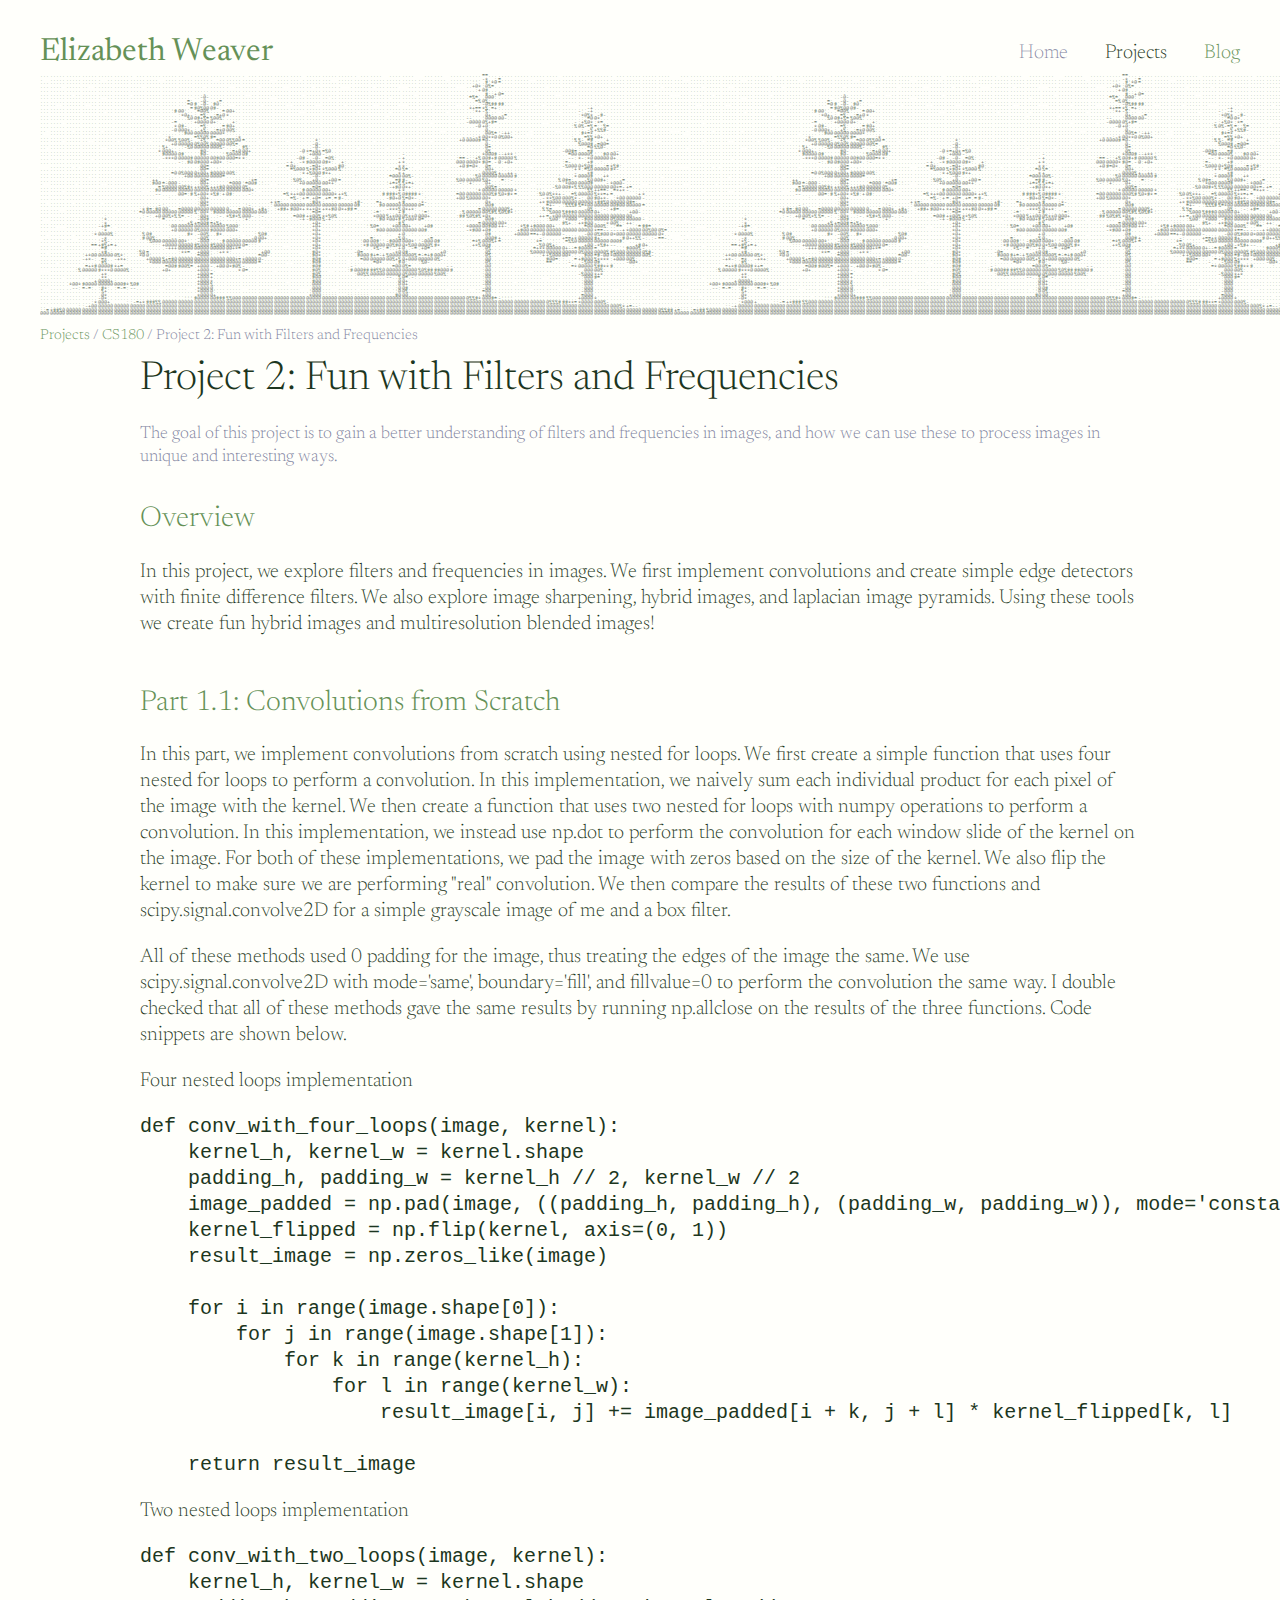
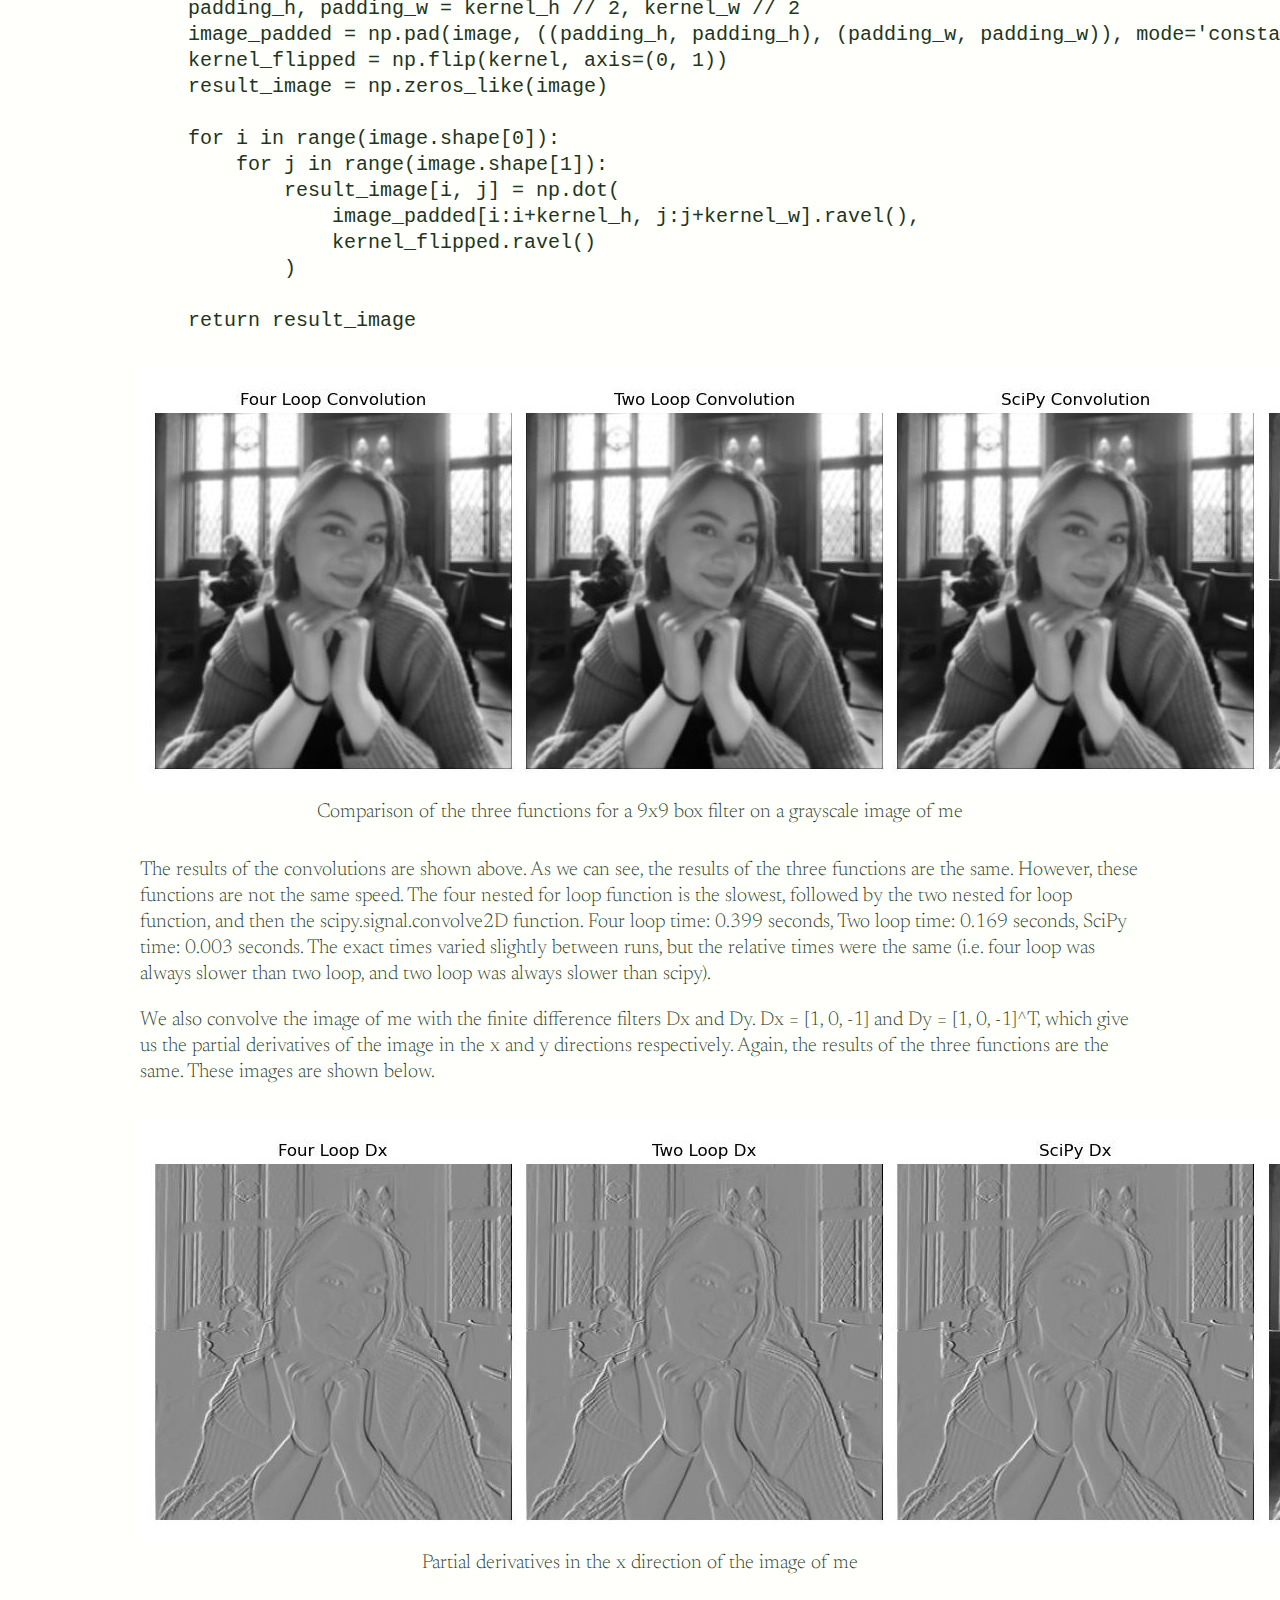
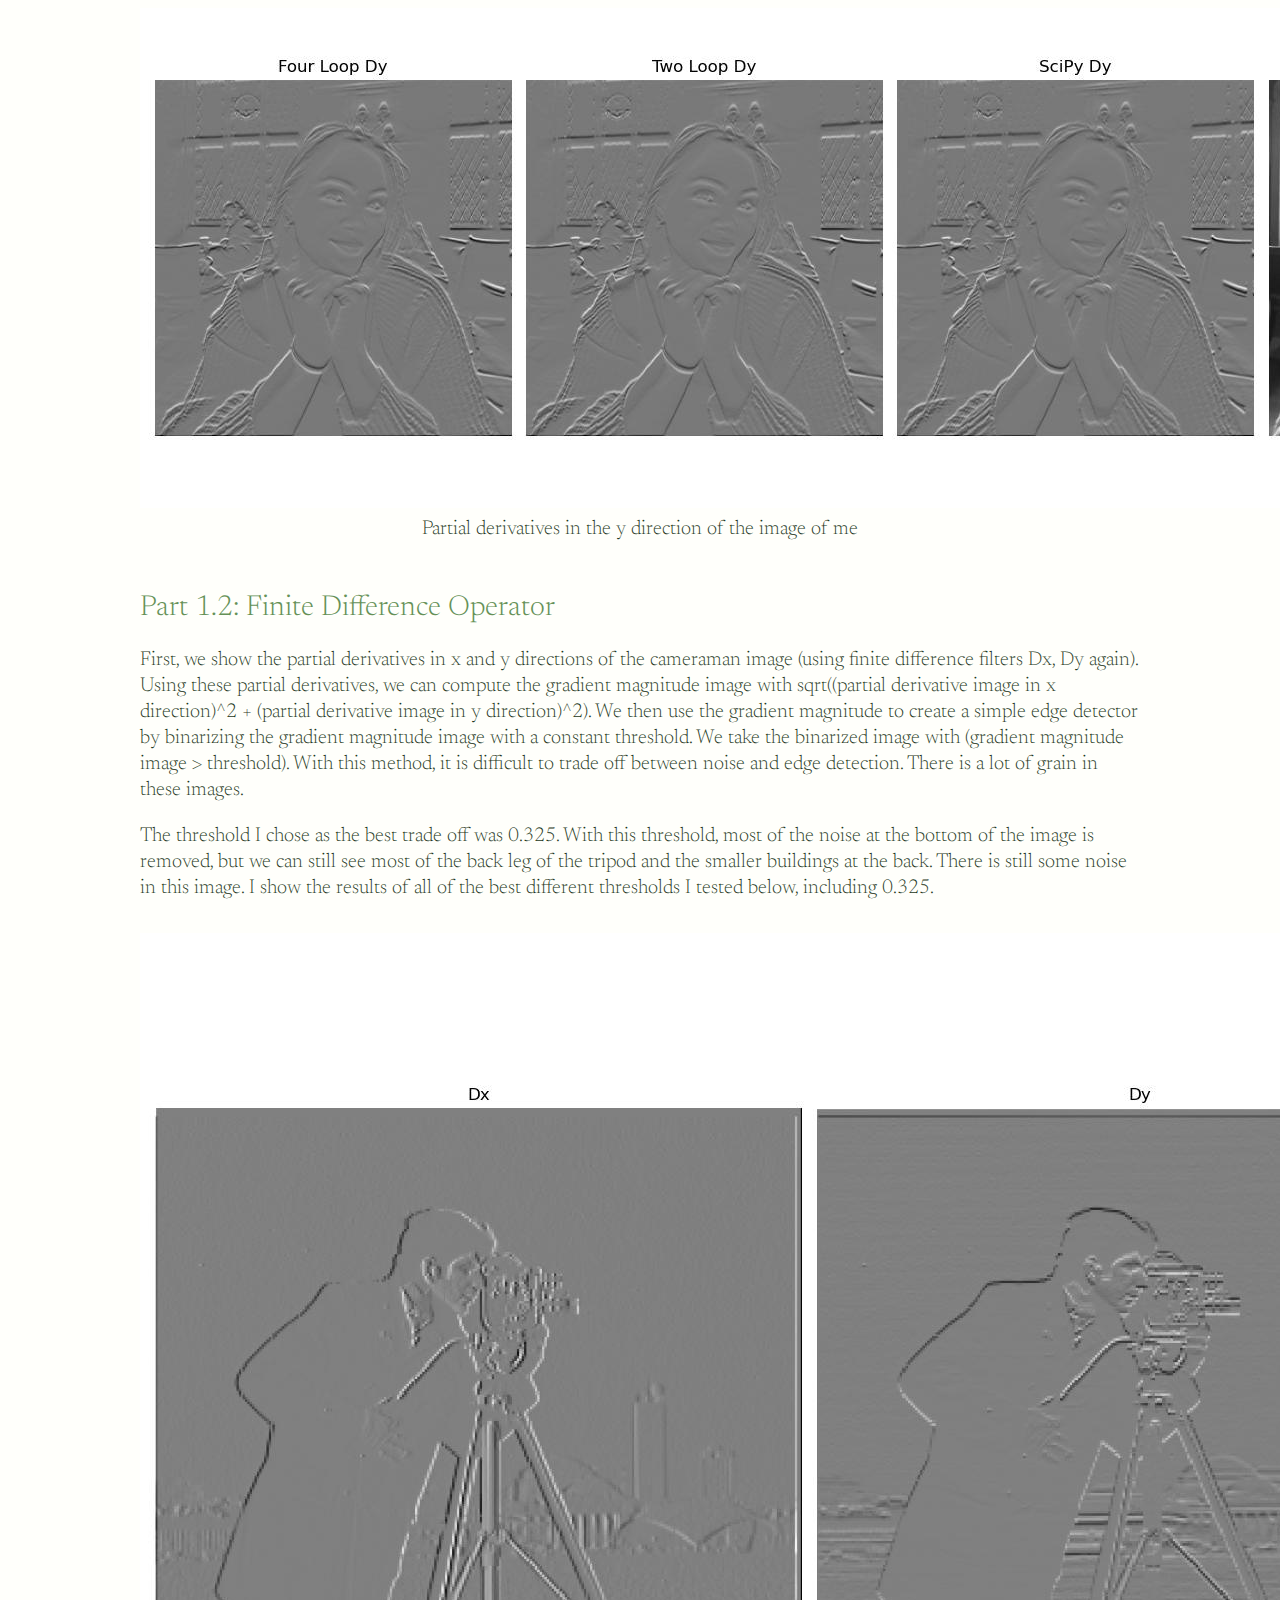
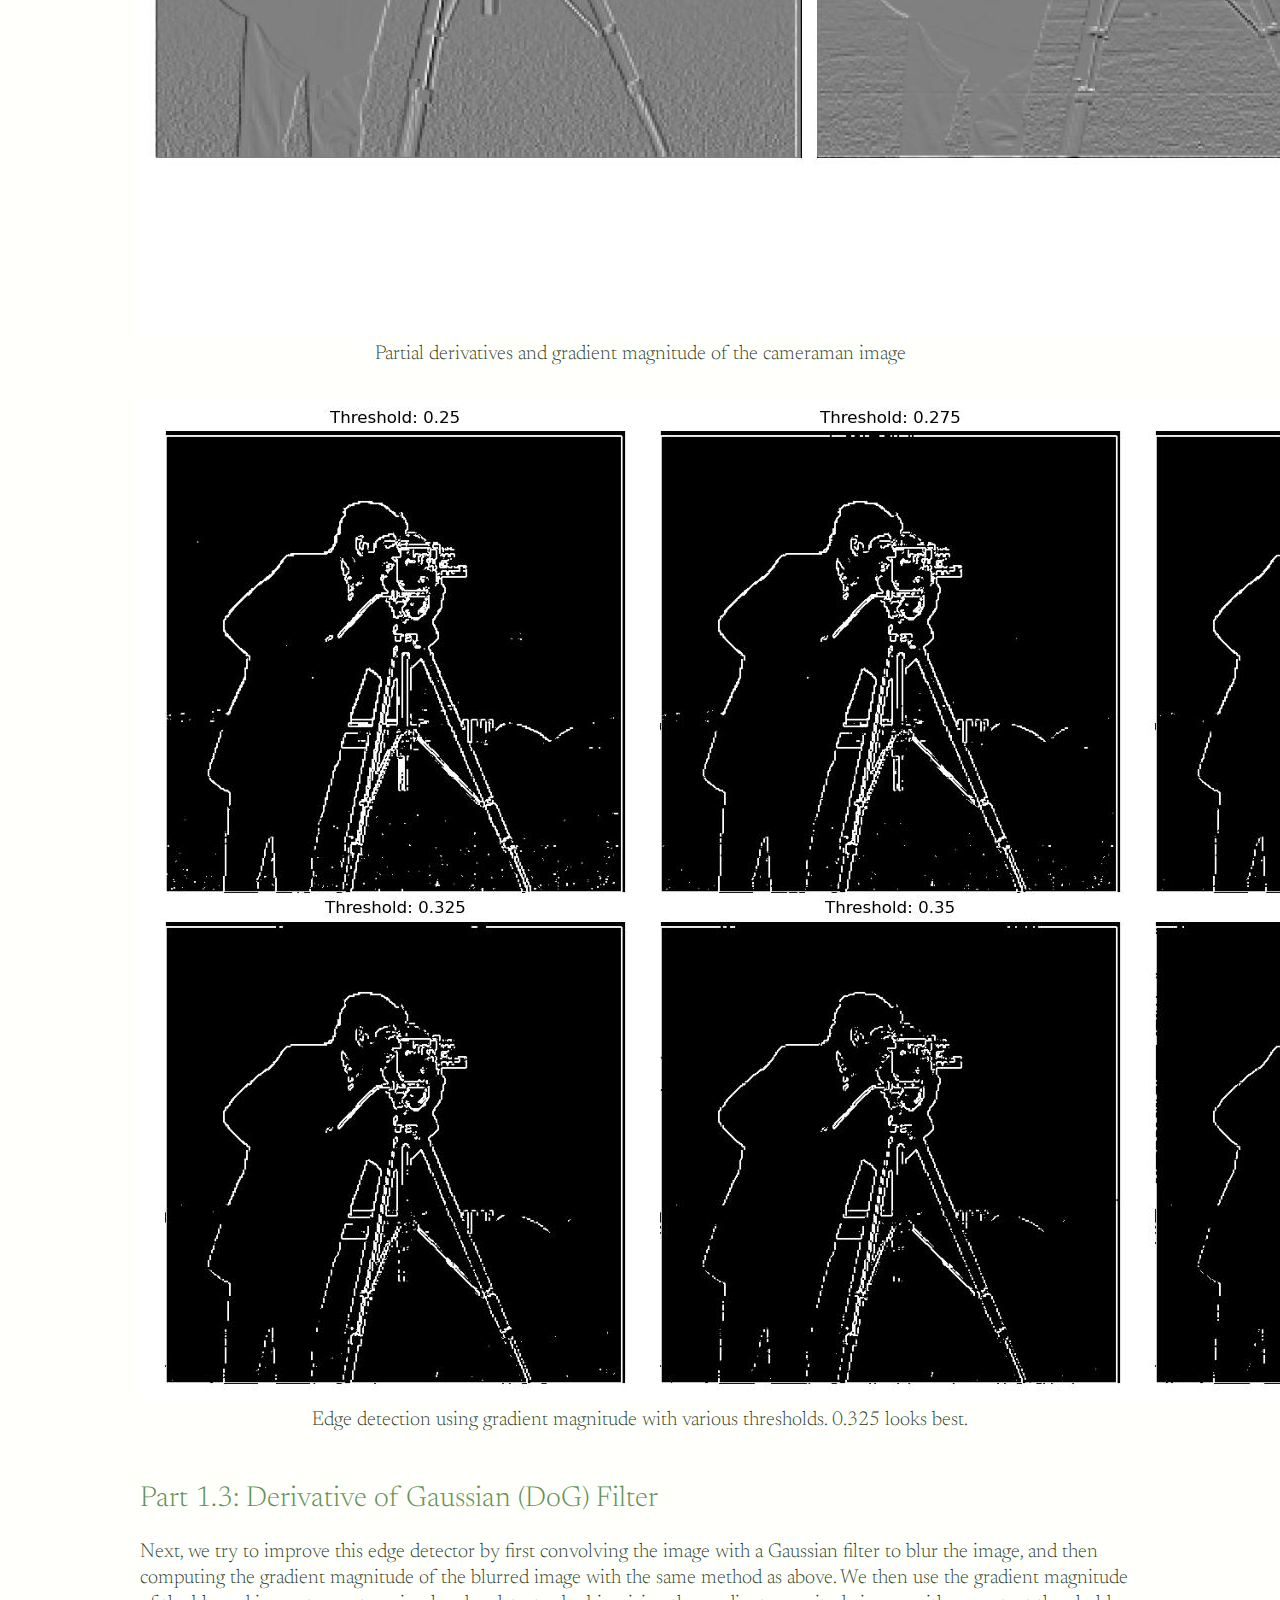
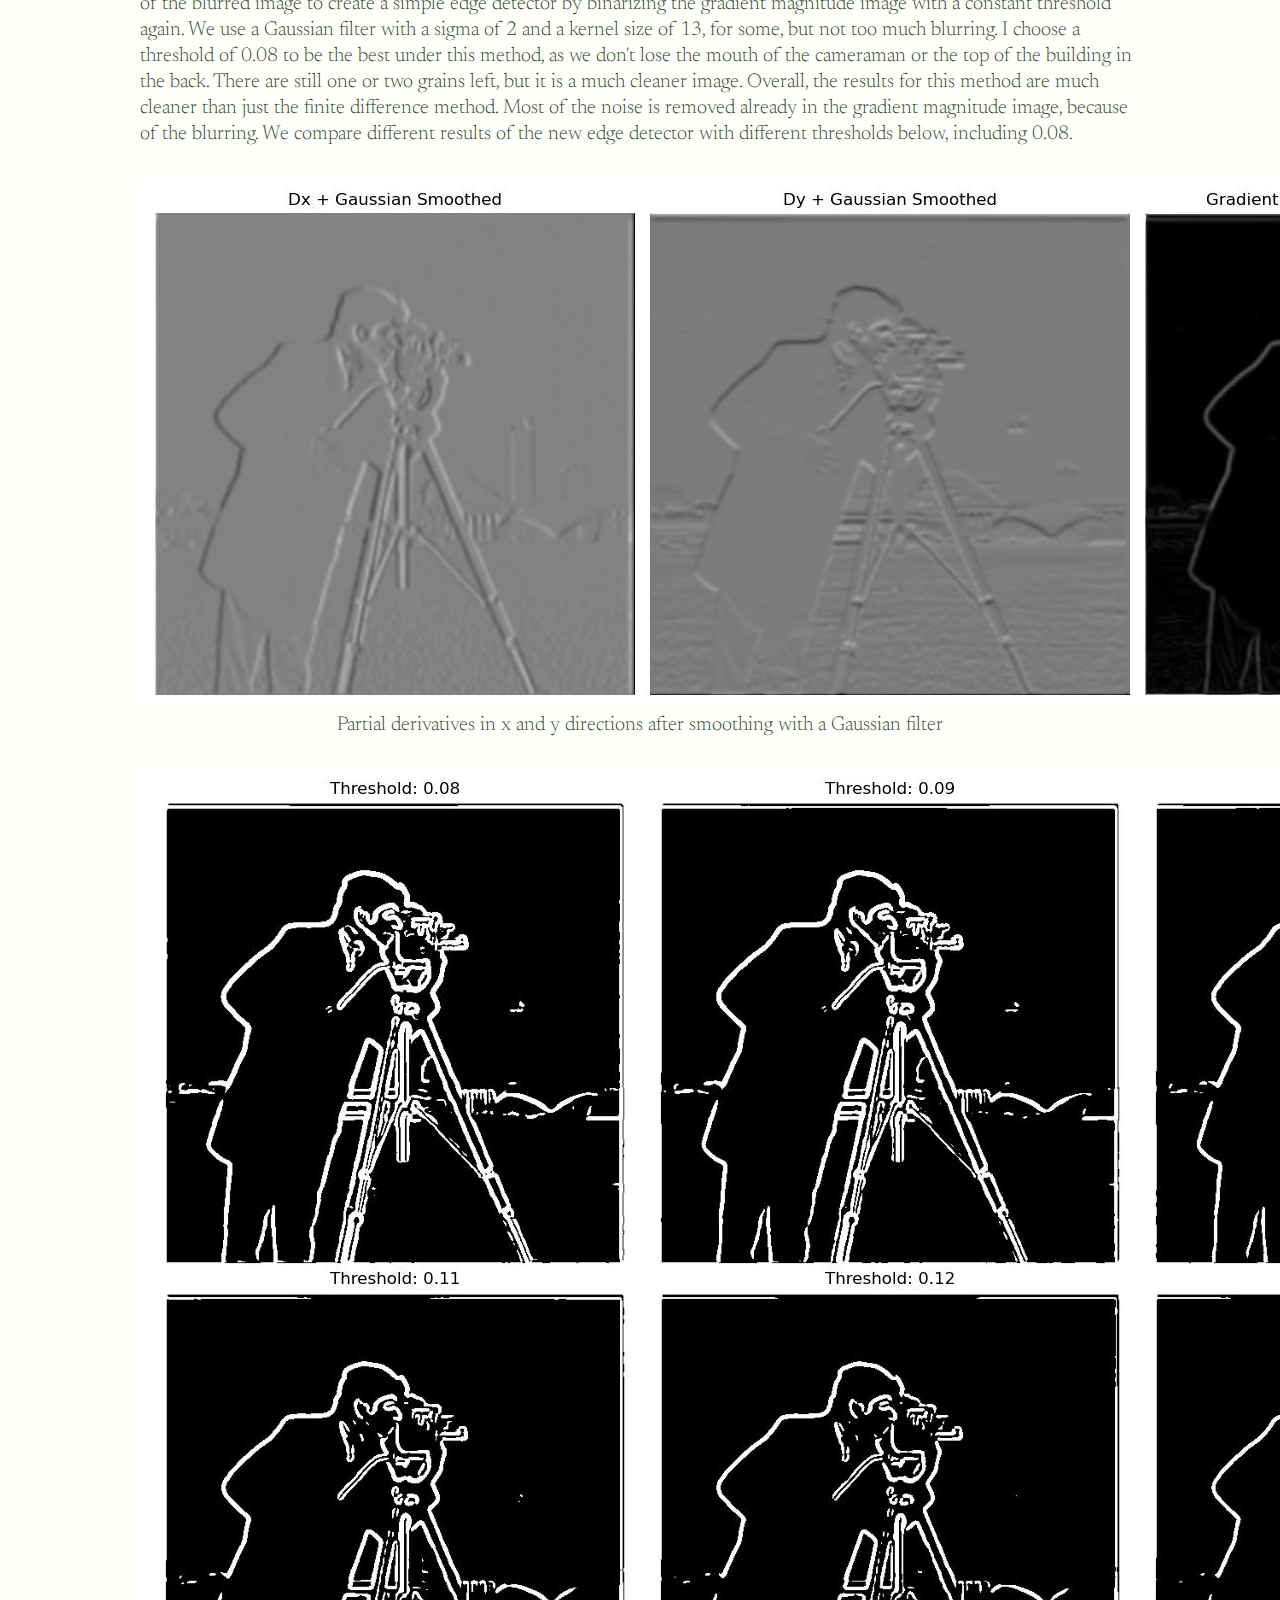
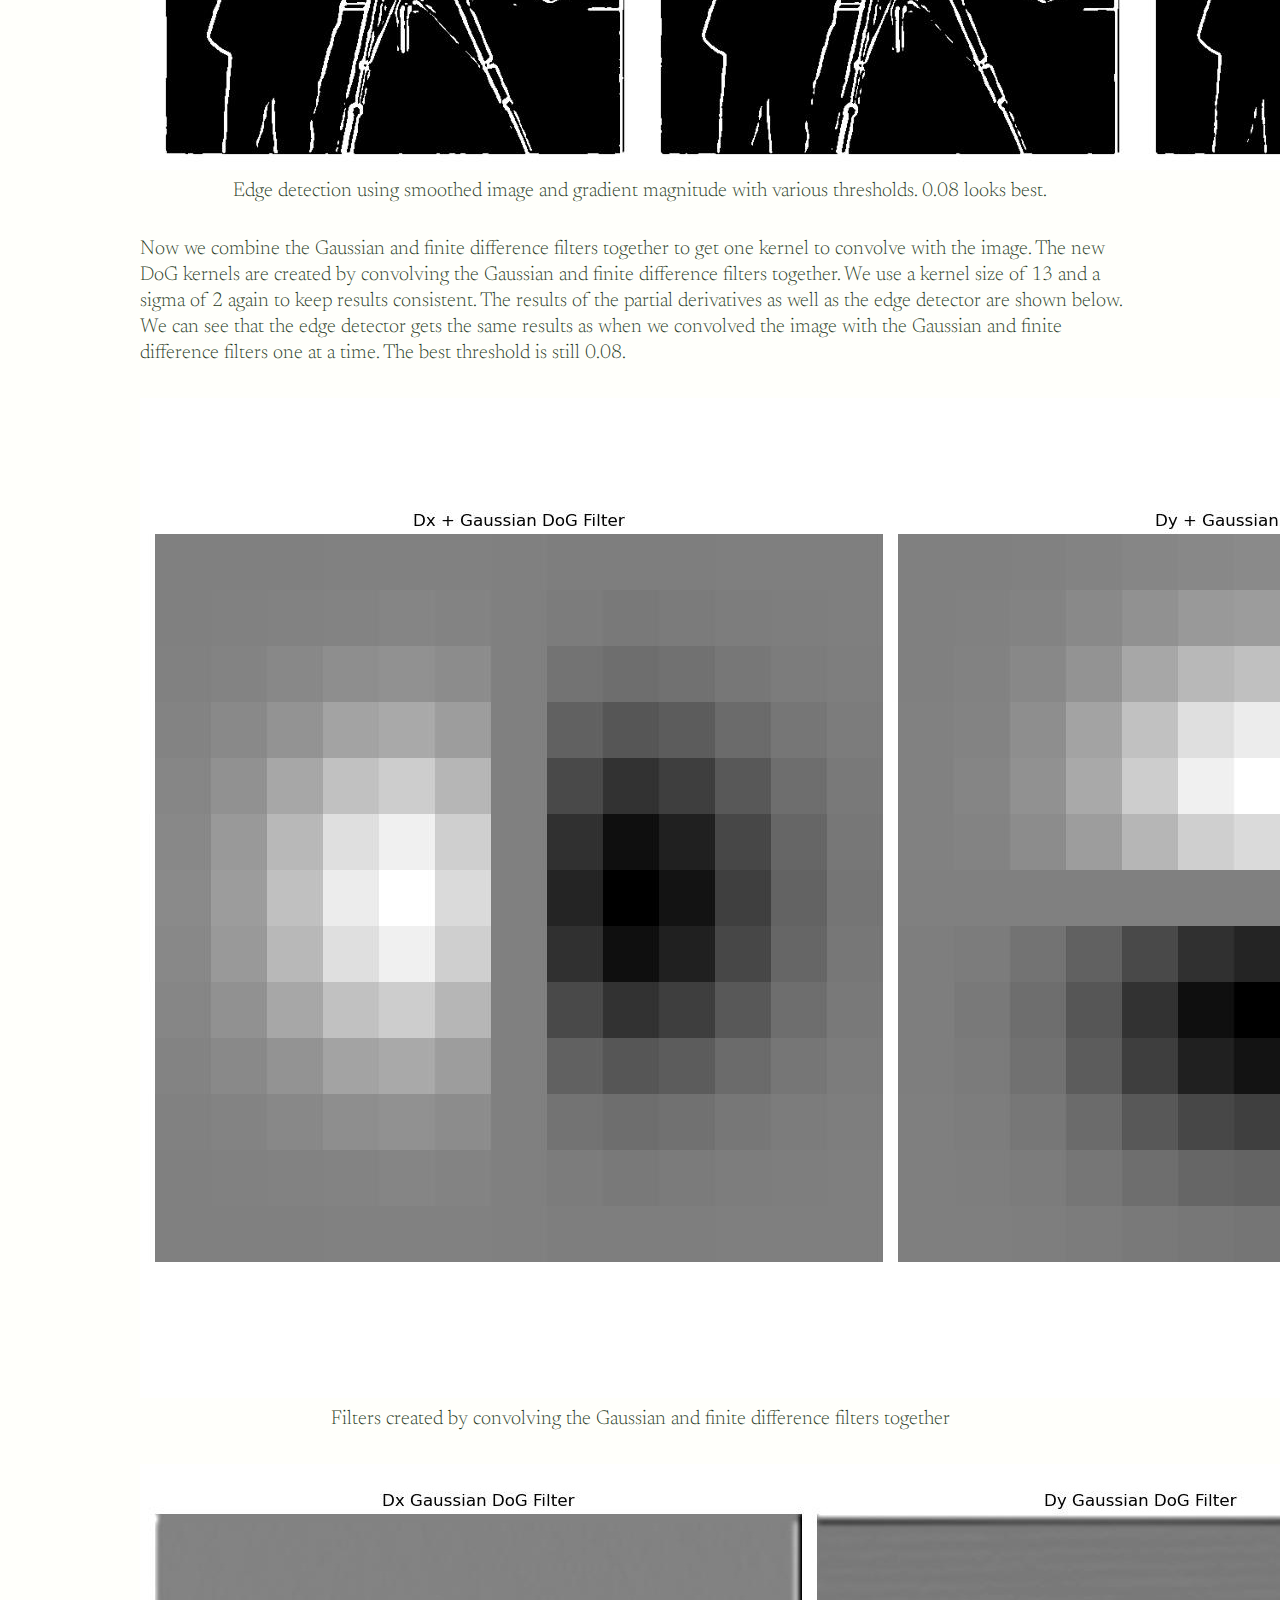
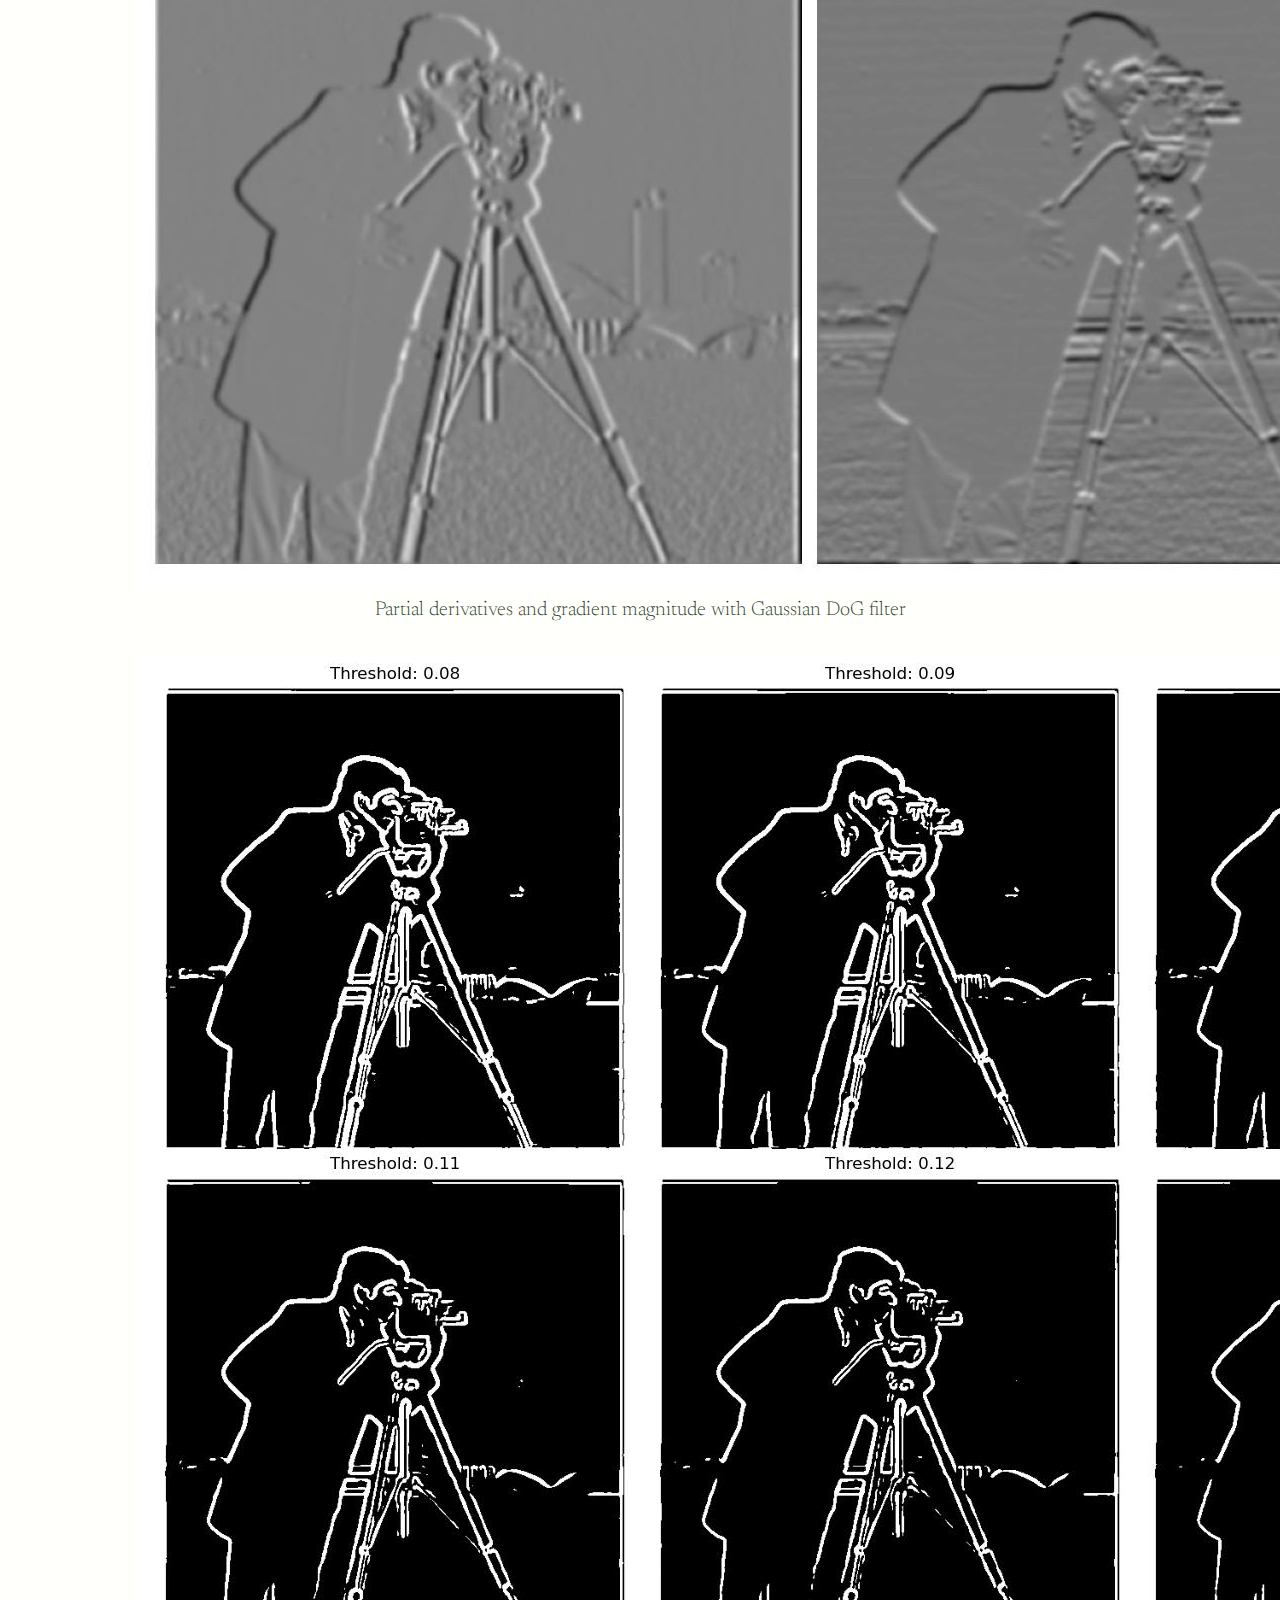
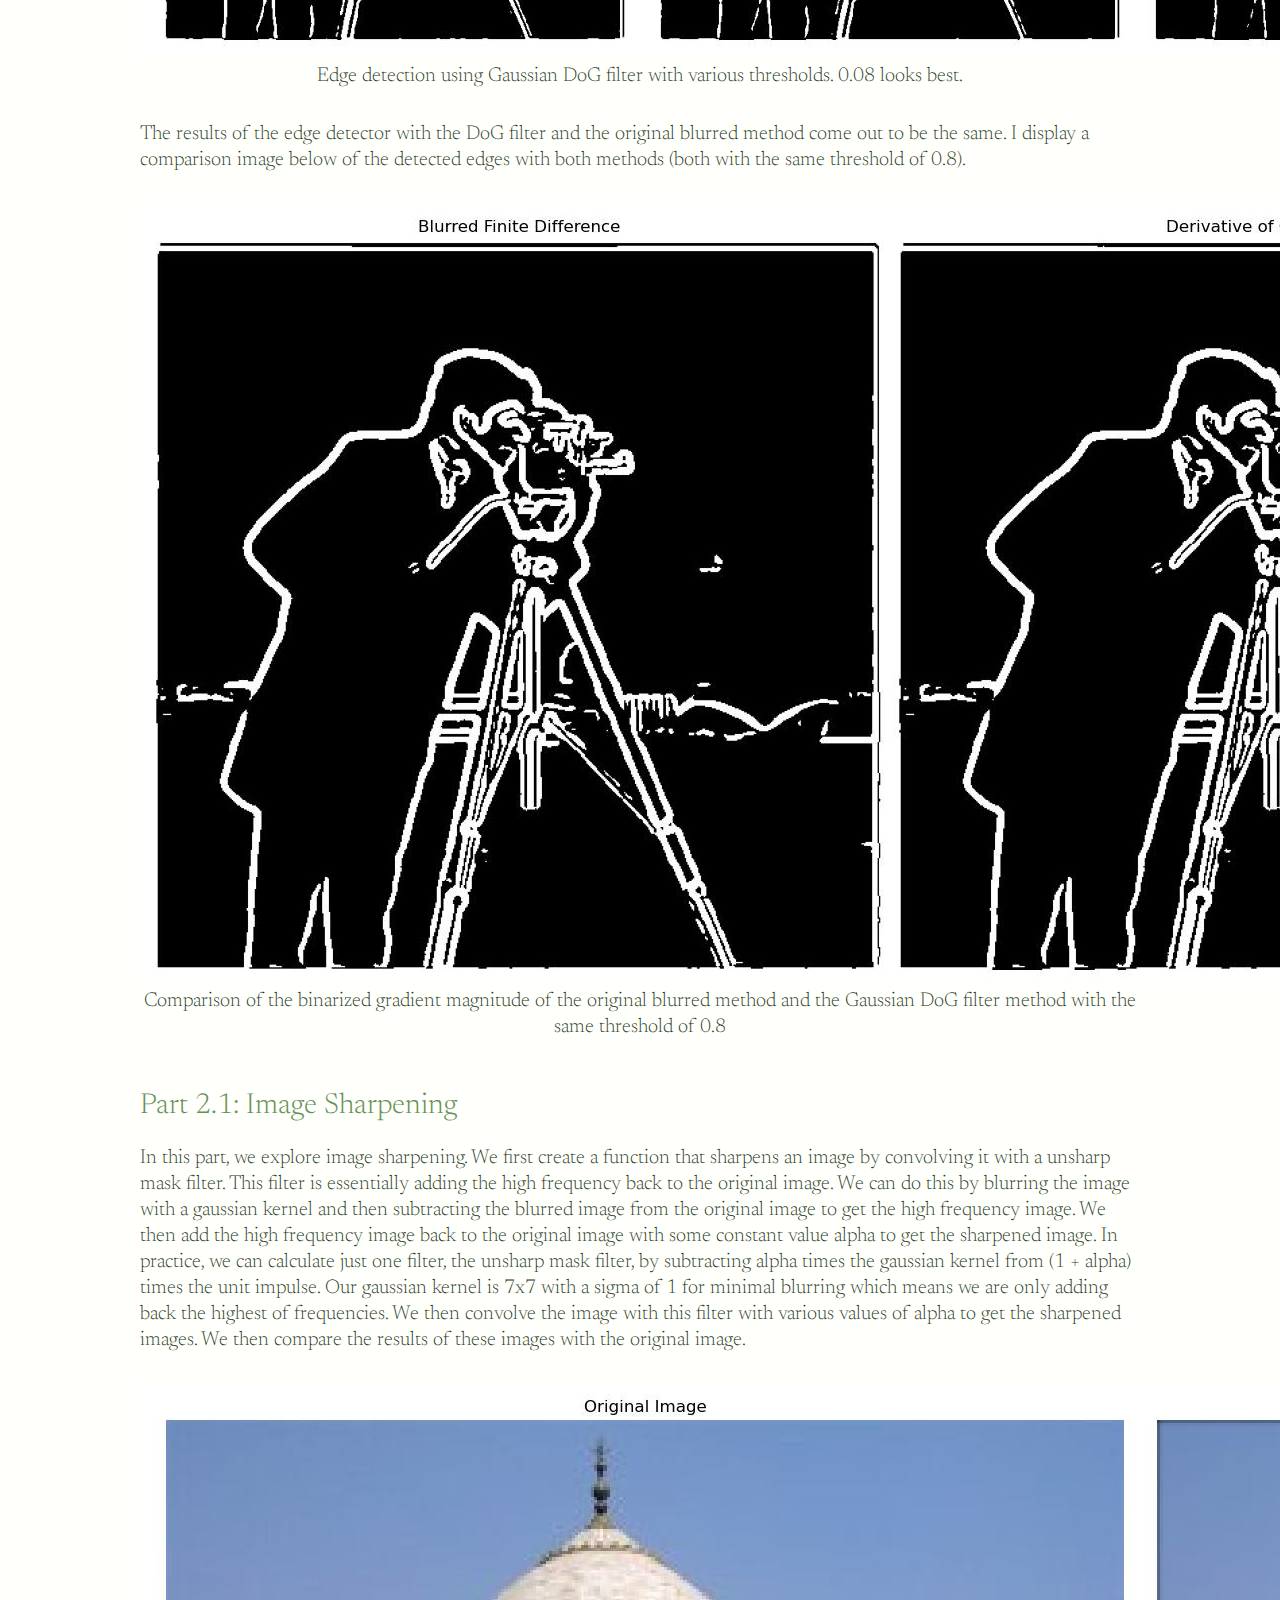
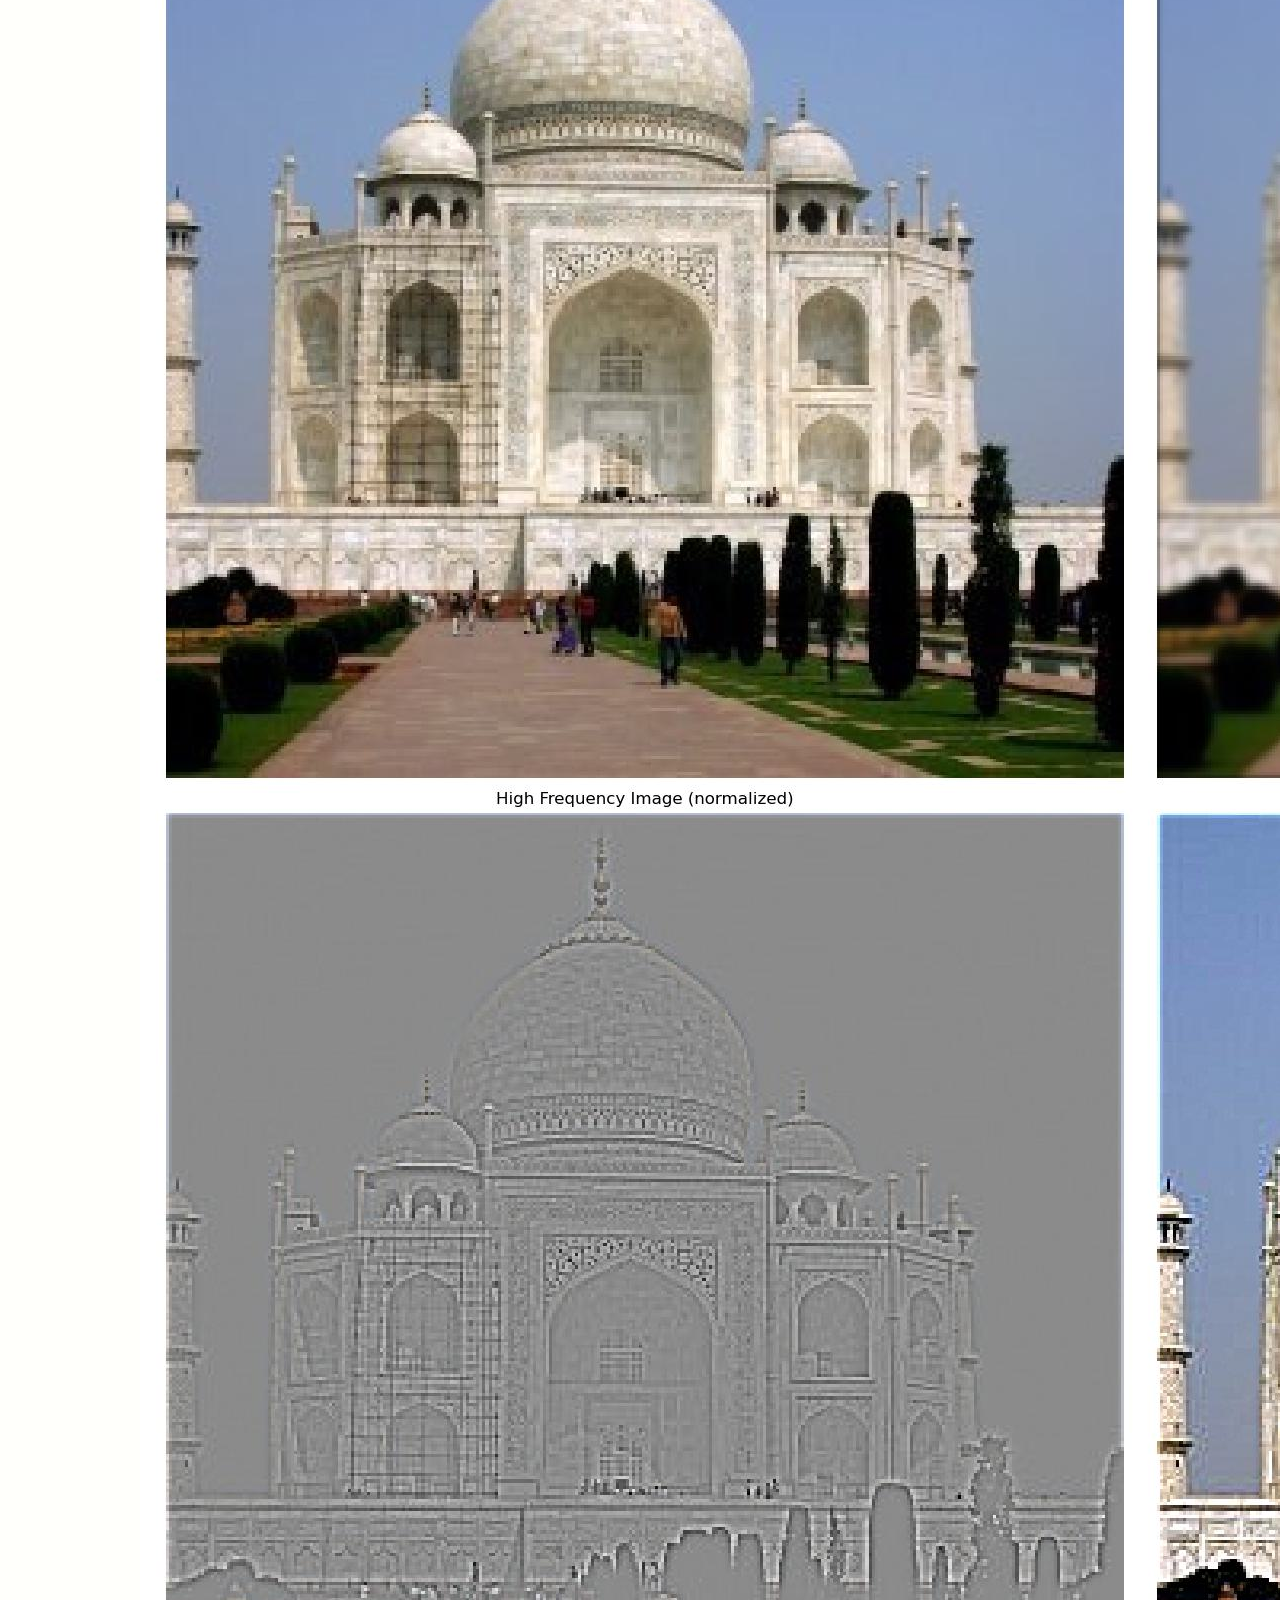
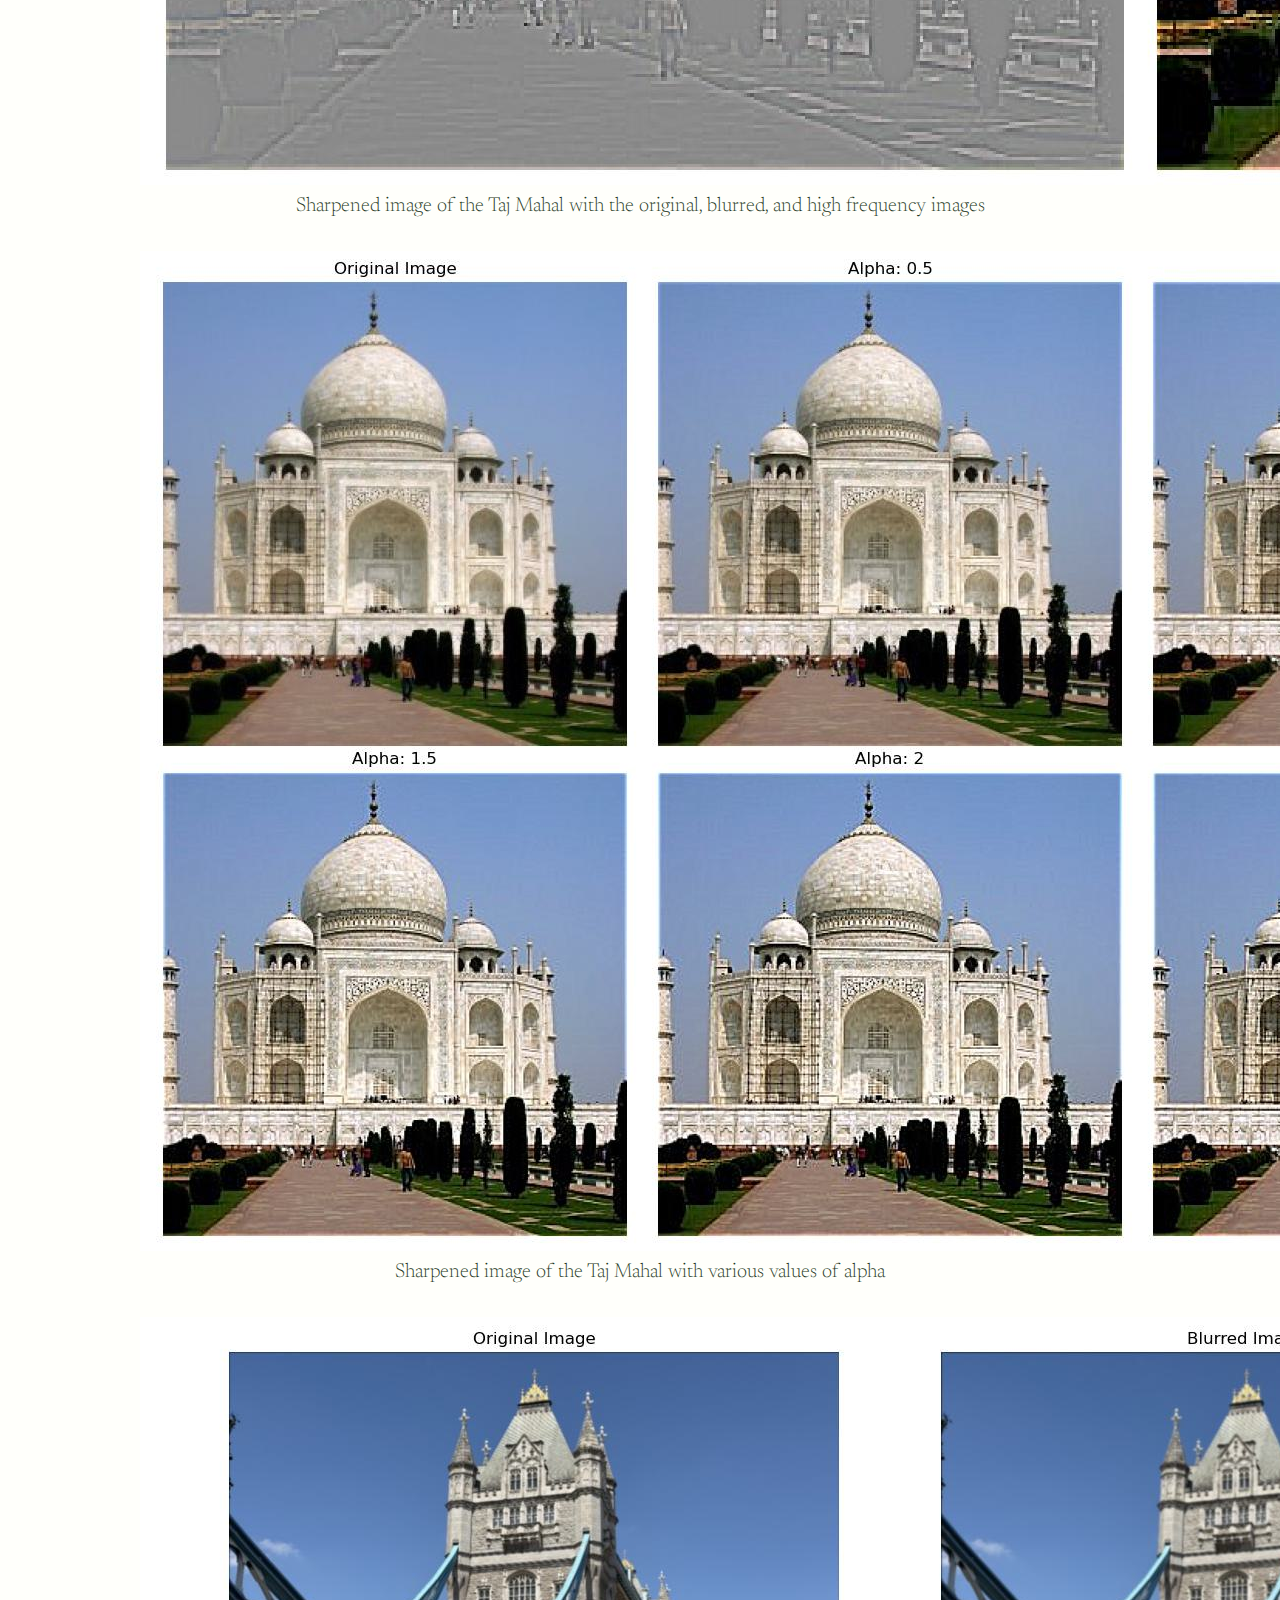
<file: cs180/project2.html>
<!DOCTYPE html>
<html lang="en">
<head>
    <meta charset="UTF-8">
    <meta name="viewport" content="width=device-width, initial-scale=1.0">
    <title>Project 2: Fun with Filters and Frequencies</title>
    <link rel="preconnect" href="https://fonts.googleapis.com">
    <link rel="preconnect" href="https://fonts.gstatic.com" crossorigin>
    <link href="https://fonts.googleapis.com/css2?family=Inconsolata:wght@200..900&family=Newsreader:ital,opsz,wght@0,6..72,200..800;1,6..72,200..800&display=swap" rel="stylesheet">
    <link rel="stylesheet" href="../styles.css">
</head>
<body>
    <header>
        <a href="../index.html" style="text-decoration: none;"><h1 class="site-title">Elizabeth Weaver</h1></a>
        <nav>
            <a href="../index.html" class="nav-gray">Home</a>
            <a href="../projects.html" class="nav-dark">Projects</a>
            <a href="../blog.html" class="nav-green">Blog</a>
        </nav>
    </header>

    <div class="ascii-art"></div>

    <div class="breadcrumb">
        <a href="../projects.html">Projects</a> / <a href="index.html">CS180</a> / Project 2: Fun with Filters and Frequencies
    </div>

    <main class="main-content projects with-breadcrumb">
        <div class="profile-section">
            <div class="project-header">
                <h1>Project 2: Fun with Filters and Frequencies</h1>
                <p>
                    The goal of this project is to gain a better understanding of filters and frequencies in images, 
                    and how we can use these to process images in unique and interesting ways.
                </p>
            </div>

            <div class="project-section">
                <h2>Overview</h2>
                <p>
                    In this project, we explore filters and frequencies in images. We first implement convolutions and 
                    create simple edge detectors with finite difference filters. We also explore image sharpening, hybrid 
                    images, and laplacian image pyramids. Using these tools we create fun hybrid images and multiresolution 
                    blended images!
                </p>
            </div>

            <div class="project-section">
                <h2>Part 1.1: Convolutions from Scratch</h2>
                <p>
                    In this part, we implement convolutions from scratch using nested for loops. We first create a simple function 
                    that uses four nested for loops to perform a convolution. In this implementation, we naively sum each individual 
                    product for each pixel of the image with the kernel. We then create a function that uses two nested for loops 
                    with numpy operations to perform a convolution. In this implementation, we instead use np.dot to perform the 
                    convolution for each window slide of the kernel on the image. For both of these implementations, we pad the 
                    image with zeros based on the size of the kernel. We also flip the kernel to make sure we are performing 
                    "real" convolution. We then compare the results of these two functions and scipy.signal.convolve2D for a 
                    simple grayscale image of me and a box filter.
                </p>
                <p>
                    All of these methods used 0 padding for the image, thus treating the edges of the image the same. We use 
                    scipy.signal.convolve2D with mode='same', boundary='fill', and fillvalue=0 to perform the convolution the same way. 
                    I double checked that all of these methods gave the same results by running np.allclose on the results of the 
                    three functions. Code snippets are shown below.
                </p>
                <div class="code-container">
                    <div class="code-title">Four nested loops implementation</div>
                    <pre><code>def conv_with_four_loops(image, kernel):
    kernel_h, kernel_w = kernel.shape
    padding_h, padding_w = kernel_h // 2, kernel_w // 2
    image_padded = np.pad(image, ((padding_h, padding_h), (padding_w, padding_w)), mode='constant')
    kernel_flipped = np.flip(kernel, axis=(0, 1))
    result_image = np.zeros_like(image)

    for i in range(image.shape[0]):
        for j in range(image.shape[1]):
            for k in range(kernel_h):
                for l in range(kernel_w):
                    result_image[i, j] += image_padded[i + k, j + l] * kernel_flipped[k, l]

    return result_image</code></pre>
                </div>
                <div class="code-container">
                    <div class="code-title">Two nested loops implementation</div>
                    <pre><code>def conv_with_two_loops(image, kernel):
    kernel_h, kernel_w = kernel.shape
    padding_h, padding_w = kernel_h // 2, kernel_w // 2
    image_padded = np.pad(image, ((padding_h, padding_h), (padding_w, padding_w)), mode='constant')
    kernel_flipped = np.flip(kernel, axis=(0, 1))
    result_image = np.zeros_like(image)

    for i in range(image.shape[0]):
        for j in range(image.shape[1]):
            result_image[i, j] = np.dot(
                image_padded[i:i+kernel_h, j:j+kernel_w].ravel(),
                kernel_flipped.ravel()
            )

    return result_image</code></pre>
                </div>
                <div class="image-container">
                    <img src="project_2/project2_images/box_filter_comparison_image_of_me.jpg" alt="me box comparison">
                    <div class="project-caption">Comparison of the three functions for a 9x9 box filter on a grayscale image of me</div>
                </div>
                <p>
                    The results of the convolutions are shown above. As we can see, the results of the three functions are the same. However, 
                    these functions are not the same speed. The four nested for loop function is the slowest, followed by the two nested for loop function, 
                    and then the scipy.signal.convolve2D function. Four loop time: 0.399 seconds, Two loop time: 0.169 seconds, SciPy time: 0.003 seconds. 
                    The exact times varied slightly between runs, but the relative times were the same (i.e. four loop was always slower than two loop, 
                    and two loop was always slower than scipy).
                </p>

                <p>
                    We also convolve the image of me with the finite difference filters Dx and Dy. Dx = [1, 0, -1] and Dy = [1, 0, -1]^T, which give us the 
                    partial derivatives of the image in the x and y directions respectively. Again, the results of the three functions are the same. These 
                    images are shown below.
                </p>
                <div class="image-container">
                    <img src="project_2/project2_images/Dx_comparison_image_of_me.jpg" alt="me Dx comparison">
                    <div class="project-caption">Partial derivatives in the x direction of the image of me</div>
                </div>
                <div class="image-container">
                    <img src="project_2/project2_images/Dy_comparison_image_of_me.jpg" alt="me Dy comparison">
                    <div class="project-caption">Partial derivatives in the y direction of the image of me</div>
                </div>
            </div>

            <div class="project-section">
                <h2>Part 1.2: Finite Difference Operator</h2>
                <p>
                    First, we show the partial derivatives in x and y directions of the cameraman image (using finite difference filters Dx, Dy again). Using 
                    these partial derivatives, we can compute the gradient magnitude image with sqrt((partial derivative image in x direction)^2 + (partial 
                    derivative image in y direction)^2). We then use the gradient magnitude to create a simple edge detector by binarizing the gradient magnitude 
                    image with a constant threshold. We take the binarized image with (gradient magnitude image > threshold). With this method, it is difficult 
                    to trade off between noise and edge detection. There is a lot of grain in these images. 
                </p>
                <p>
                    The threshold I chose as the best trade off was 0.325. With this threshold, most of the noise at the bottom of the image is removed, but 
                    we can still see most of the back leg of the tripod and the smaller buildings at the back. There is still some noise in this image. I 
                    show the results of all of the best different thresholds I tested below, including 0.325.
                </p>
                <div class="image-container">  
                    <img src="project_2/project2_images/cameraman_gradient_magnitude.jpg" alt="cameraman gradient magnitude">
                    <div class="project-caption">Partial derivatives and gradient magnitude of the cameraman image</div>
                </div>
                <div class="image-container"> 
                    <img src="project_2/project2_images/cameraman_edges.jpg" alt="cameraman edge detector">
                    <div class="project-caption">Edge detection using gradient magnitude with various thresholds. 0.325 looks best.</div>
                </div>
            </div>

            <div class="project-section">
                <h2>Part 1.3: Derivative of Gaussian (DoG) Filter</h2>
                <p>
                    Next, we try to improve this edge detector by first convolving the image with a Gaussian filter to blur the image, and then computing the 
                    gradient magnitude of the blurred image with the same method as above. We then use the gradient magnitude of the blurred image to create a 
                    simple edge detector by binarizing the gradient magnitude image with a constant threshold again. We use a Gaussian filter with a sigma of 2
                    and a kernel size of 13, for some, but not too much blurring. I choose a threshold of 0.08 to be the best under this method, as we don't lose the mouth of the cameraman or the 
                    top of the building in the back. There are still one or two grains left, but it is a much cleaner image. Overall, the results for this method 
                    are much cleaner than just the finite difference method. Most of the noise is removed already in the gradient magnitude image, because of the 
                    blurring. We compare different results of the new edge detector with different thresholds below, including 0.08.
                </p>
                <div class="image-container">
                    <img src="project_2/project2_images/cameraman_smoothed_dx_dy.jpg" alt="cameraman smoothed dx dy">
                    <div class="project-caption">Partial derivatives in x and y directions after smoothing with a Gaussian filter</div>
                </div>
                <div class="image-container">
                    <img src="project_2/project2_images/cameraman_edges_smoothed.jpg" alt="cameraman edge detector smoothed">
                    <div class="project-caption">Edge detection using smoothed image and gradient magnitude with various thresholds. 0.08 looks best.</div>
                </div>
                <p>
                    Now we combine the Gaussian and finite difference filters together to get one kernel to convolve with the image. The new DoG kernels are created 
                    by convolving the Gaussian and finite difference filters together. We use a kernel size of 13 and a sigma of 2 again to keep results consistent. The results of the partial 
                    derivatives as well as the edge detector are shown below. We can see that the edge detector gets the same results as when we convolved the 
                    image with the Gaussian and finite difference filters one at a time. The best threshold is still 0.08.
                </p>            
                <div class="image-container">
                    <img src="project_2/project2_images/cameraman_dx_dy_gaussian_dog_filter.jpg" alt="cameraman dx dy gaussian dog filter">
                    <div class="project-caption">Filters created by convolving the Gaussian and finite difference filters together</div>
                </div>
                <div class="image-container">
                    <img src="project_2/project2_images/cameraman_gradient_magnitude_gaussian_dog_filter.jpg" alt="cameraman gradient magnitude gaussian dog filter">
                    <div class="project-caption">Partial derivatives and gradient magnitude with Gaussian DoG filter</div>
                </div>
                <div class="image-container">
                    <img src="project_2/project2_images/cameraman_edges_smoothed_gradient_gaussian.jpg" alt="cameraman edge detector with gradient of gaussian">
                    <div class="project-caption">Edge detection using Gaussian DoG filter with various thresholds. 0.08 looks best.</div>
                </div>
                <p>
                    The results of the edge detector with the DoG filter and the original blurred method come out to be the same. I display a comparison image 
                    below of the detected edges with both methods (both with the same threshold of 0.8). 
                </p>
                <div class="image-container">
                    <img src="project_2/project2_images/cameraman_gradient_magnitude_comparison.jpg" alt="cameraman gradient magnitude comparison">
                    <div class="project-caption">Comparison of the binarized gradient magnitude of the original blurred method and the Gaussian DoG filter method with the same threshold of 0.8</div>
                </div>
            </div>

            <div class="project-section">
                <h2>Part 2.1: Image Sharpening</h2>
                <p>
                    In this part, we explore image sharpening. We first create a function that sharpens an image by convolving it with a unsharp mask filter.
                    This filter is essentially adding the high frequency back to the original image. We can do this by blurring the image with a gaussian kernel 
                    and then subtracting the blurred image from the original image to get the high frequency image. We then add the high frequency image back to 
                    the original image with some constant value alpha to get the sharpened image. In practice, we can calculate just one filter, the unsharp mask 
                    filter, by subtracting alpha times the gaussian kernel from (1 + alpha) times the unit impulse. Our gaussian kernel is 7x7 with a sigma of 1 for minimal blurring which means we are only adding back the highest of frequencies. 
                    We then convolve the image with this filter with various values of alpha to get the sharpened images. We then compare the results of these 
                    images with the original image.
                </p>
                <div class="image-container">
                    <img src="project_2/project2_images/taj_sharpening_results.jpg" alt="taj sharpened">
                    <div class="project-caption">Sharpened image of the Taj Mahal with the original, blurred, and high frequency images</div>
                </div>
                <div class="image-container">
                    <img src="project_2/project2_images/taj_all_alpha_values.jpg" alt="taj all alpha values">
                    <div class="project-caption">Sharpened image of the Taj Mahal with various values of alpha</div>
                </div>
                <div class="image-container">
                    <img src="project_2/project2_images/tower_bridge_sharpening_results.jpg" alt="tower bridge sharpening results">
                    <div class="project-caption">Sharpened image of the Tower Bridge with the original, blurred, and high frequency images</div>
                </div>
                <div class="image-container">
                    <img src="project_2/project2_images/tower_bridge_all_alpha_values.jpg" alt="tower bridge all alpha values">
                    <div class="project-caption">Sharpened image of the Tower Bridge with various values of alpha</div>
                </div>

                <p>
                    Now, we try the same thing on a blurry image. I blurred an image of my dog with a gaussian kernel 13x13 with a sigma of 2, then 
                    sharpened that image. My dog image was quite big, so I needed to blur it more to visibly see the sharpening process on the blurry image. 
                    The results are shown below. As you can see, the image does look more sharp, but there are some details 
                    in the original image that were lost when we blurred it that couldn't be recovered by the sharpening process. This is because 
                    the blurring removes the highest frequency components of the image, and the sharpening process can only add back the high 
                    frequencies that are still present in the image.
                </p>
                <div class="image-container">
                    <img src="project_2/project2_images/loki_sharpening_results.jpg" alt="loki sharpened">
                    <div class="project-caption">Blurred image of my dog, Loki, along with the sharpened version of the blurred image, and the original image</div>
                </div>
            </div>

            <div class="project-section">
                <h2>Part 2.2: Hybrid Images</h2>
                <p>
                    In this part, we create hybrid images. We first have to align the two images by selecting two points in each image for alignment. The images are then 
                    rotated and resized to match these two alignment points we selected for each image. Then, we 
                    convolve the two images with their respective gaussian kernels to get two lower frequency images. We subtract one image from its original 
                    to get a high frequency image. We then add the low and high frequency images together to get the final hybrid image. For each example, 
                    the original images and the hybrid image are shown. For the example with the bird and the airplane, the fourier transform of the original 
                    images, blurred and high frequency images, as well as the hybrid image are also shown. The gaussian kernels are chosen with some trial and error, 
                    trying to strike a good balance to make the hybrid images look good. Thus, some of the sigma values are not the same for each image and were chosen 
                    empirically.
                </p>
                <div class="image-container">
                    <img src="project_2/project2_images/derek_nutmeg_hybrid_image.jpg" alt="nutmeg derek hybrid">
                    <div class="project-caption">Hybrid image of the nutmeg and the derek, with sigma = 9 for nutmeg and sigma = 7 for derek</div>
                </div>
                <div class="image-container">
                    <img src="project_2/project2_images/broccoli_tree_hybrid.jpg" alt="broccoli tree hybrid">
                    <div class="project-caption">Hybrid image of broccoli and a tree, with sigma = 2 for both images</div>
                </div>
                <div class="image-container">
                    <img src="project_2/project2_images/bird_airplane_hybrid_fft.jpg" alt="bird airplane hybrid">
                    <div class="project-caption">Hybrid image of a bird and an airplane, with the fourier transform of each image displayed below respectively. Sigmas are listed in the titles of the plots. We calculate the fourier transform of each image with np.log(np.abs(np.fft.fftshift(np.fft.fft2(image)))), displaying these results in grayscale.</div>
                </div>
            </div>

            <div class="project-section">
                <h2>Part 2.3: Gaussian and Laplacian Stacks</h2>
                <p>
                    In this part, we create Gaussian and Laplacian image stacks. We first create a function to create a gaussian stack of an image. This is 
                    achieved by convolving the image with a gaussian kernel and then increasing the sigma and the size of the kernel by some factor to get the next layer. 
                    This results in a list of images, each with the same size, but each more blurry than the next. We then create a function to create a 
                    Laplacian stack of an image. This function calls the former function to create a gaussian stack, then subtracts the neighbors in the 
                    gaussian stack from each other to get individual frequency bands, which is the the Laplacian stack. The bottom layer of the Laplacian 
                    stack is the same as the lowest frequency layer of the gaussian stack.
                </p>
                <p>
                    We create a laplacian stack for each reference image. We also create a gaussian stack for the mask image that we will use to blend the 
                    two images. We use a gaussian sigma starting at 1 doubling with each layer for each stack. We recalculate the gaussian kernel size at each layer to 
                    be 6*sigma + 1. We recreate the image from Figure 3.42 in Szeliski's book draft, Computer Vision: Algorithms and Applications. This is 
                    done by multiplying layers 0, 2, 4 of the laplacian stack with the respective layers of the mask gaussian stack and then adding them 
                    together. The apple layers get multplied by the mask layers while the orange layers get multiplied by 1 minus the mask layers. We then display the resulting images.
                </p>
                <div class="image-container">
                    <img src="project_2/project2_images/apple_orange_recombined.jpg" alt="apple orange recombinied">
                    <div class="project-caption">Recombined image of the apple and the orange, with the laplacian stacks masked shown. Laplacian stack images were normalized by subtracting the minimum value and dividing by the maximum value minus the minimum value.</div>
                </div>
            </div>

            <div class="project-section">
                <h2>Part 2.4: Multiresolution Blending</h2>
                <p>
                    In this part, we blend two images together using the same multiresolution approach as described in the previous part. In this part, 
                    I made the mask images of interesting shapes, or in the case of the orange and apple, I made the transition in the center of the image linear to make the blended result look smoother. 
                    The results and masks are shown below.
                </p>
                <div class="image-container">
                    <img src="project_2/project2_images/twenty_percent_recombined_oraple.jpg" alt="twenty percent recombinied oraple">
                    <div class="project-caption">Recombined image of the apple and the orange, with the mask image.</div>
                </div>
                <div class="image-container">
                    <img src="project_2/project2_images/cheese_moon_recombined.jpg" alt="cheese moon recombinied">
                    <div class="project-caption">Recombined image of cheese and the moon, with the original images andmask image.</div>
                </div>
                <div class="image-container">
                    <img src="project_2/project2_images/moon_cheese_recombined_laplacian_stack.jpg" alt="moon cheese recombinied laplacian stack">
                    <div class="project-caption">Recombined image of cheese and the moon, with the laplacian stacks masked shown. Laplacian stack images were normalized by subtracting the minimum value and dividing by the maximum value minus the minimum value. Layers 0, 2, 4, are shown here, with the same process as described for the oraple example.</div>
                </div>
                <div class="image-container">
                    <img src="project_2/project2_images/domo_popsicle_recombined.jpg" alt="domo popsicle recombinied">
                    <div class="project-caption">Recombined image of the character Domo and a chocolate popsicle, with the original images and mask image.</div>
                </div>
            </div>

        </div>
    </main>
    <script src="../ascii-loader.js"></script>
</body>
</html>
</file>
<file: styles.css>
/* Typography */
body {
    font-family: "Newsreader", serif;
    max-width: 1200px;
    margin: 0 auto;
    padding: 2rem;
    line-height: 1.3;
    color: #1C3620;
    background-color: #FFFFFB;
    font-weight: 250;
    font-size: 20px;
}

/* Header styling */
header {
    display: flex;
    justify-content: space-between;
    align-items: center;
    margin-bottom: 0;
}

.site-title {
    font-family: "Newsreader", serif;
    color: #659157;
    font-size: 2rem;
    font-weight: normal;
    margin: 0;
    font-weight: 400;
}

/* Navigation */
nav a {
    text-decoration: none;
    margin-left: 2rem;
    transition: color 0.3s;
}

nav a.nav-green {
    color: #659157;
}

nav a.nav-gray {
    color: #7C809B;
    font-weight: 200;
}

nav a.nav-dark {
    color: #1C3620;
}

/* ASCII art banner */
.ascii-art {
    font-family: 'Inconsolata', monospace;
    white-space: pre;
    font-size: 7.5px;
    line-height: 0.6;
    color: #1C3620;
    margin: 0;
    font-weight: 300;
    display: block;
    transform: scale(0.8);
    transform-origin: left top;
    width: max-content;
    position: relative;
    left: 0;
}

/* Hide second half of ASCII art on mobile */
@media (max-width: 768px) {
    .ascii-art {
        font-size: 6px;
        transform: scale(0.6);
        overflow: hidden;
        max-width: 100vw;
    }
}

/* Main content layouts */
.main-content {
    margin-top: 1rem;
    max-width: 1000px;
    margin-left: auto;
    margin-right: auto;
}

/* Home page specific layout */
.main-content.home {
    display: grid;
    grid-template-columns: 1fr auto;
    gap: 4rem;
    align-items: start;
    margin-top: -2rem;
}

/* Home page specific styling - keep it centered */
.main-content.home .profile-section {
    text-align: left;
}

.main-content.home .profile-section h1 {
    text-align: left;
}

/* Projects and blog page layout - match home page spacing */
.main-content.projects,
.main-content.blog {
    max-width: 1000px;
    margin-left: auto;
    margin-right: auto;
    margin-top: -2rem;
    padding-left: 0;
}

/* Pages with breadcrumbs need different spacing */
.main-content.projects.with-breadcrumb {
    margin-top: -1rem;
}

/* Profile section */
.profile-section {
    text-align: left;
}

.profile-section h1 {
    font-family: "Newsreader", serif;
    color: #1C3620;
    font-size: 2.5rem;
    margin-bottom: 0.5rem;
    margin-top: 0;
    font-weight: 300;
    text-align: left;
}

/* Text content should be left-aligned within centered blocks */
.profile-section p,
.profile-section .project-category,
.profile-section .project-section {
    text-align: left;
    max-width: 100%;
}

/* Project content blocks - no extra centering margins */
.project-category,
.project-section {
    margin-left: 0;
    margin-right: 0;
}

.profile-image {
    border-radius: 50%;
    width: 200px;
    height: 200px;
    object-fit: cover;
    border: 3px solid #aeadf0;
    margin-right: 0;
}

/* Links styling */
a {
    color: #659157;
    text-decoration: none;
}

a:hover {
    text-decoration: underline;
}

b {
    color: #7C809B;
    text-decoration: none;
    font-weight: 250;
}

/* Project page styling */
.project-category h2 {
    color: #659157;
    font-size: 1.8rem;
    margin-bottom: 1rem;
    font-weight: 300;
}

.project-item {
    margin-bottom: 1.5rem;
}

.project-item h3 {
    color: #1C3620;
    margin-bottom: 0.5rem;
}

.project-item p {
    margin: 0;
    color: #7C809B;
}

/* Breadcrumb styling */
.breadcrumb {
    margin-top: -3rem;
    margin-bottom: 1.5rem;
    color: #7C809B;
    font-size: 0.9rem;
}

.breadcrumb a {
    color: #659157;
}

.breadcrumb a:hover {
    text-decoration: underline;
}

/* Project detail page styling */
.project-header h1 {
    color: #1C3620;
    font-size: 2.5rem;
    margin-bottom: 0.5rem;
    font-weight: 300;
    text-align: left;
}

.project-header p {
    color: #7C809B;
    font-size: 1.1rem;
    margin-bottom: 2rem;
}

.project-section {
    margin-bottom: 3rem;
}

.project-section h2 {
    color: #659157;
    font-size: 1.8rem;
    margin-bottom: 1rem;
    font-weight: 300;
}

.project-section h3 {
    color: #1C3620;
    font-size: 1.4rem;
    margin-bottom: 0.8rem;
    font-weight: 300;
}

.project-section ul {
    color: #7C809B;
    padding-left: 1.5rem;
}

.project-section li {
    margin-bottom: 0.5rem;
}

/* Project grid */
.projects-grid {
    display: grid;
    gap: 2rem;
    margin-top: 2rem;
}

.project-card {
    border: 1px solid #e0e0e0;
    border-radius: 8px;
    padding: 1.5rem;
    background: #fafafa;
    transition: transform 0.2s ease, box-shadow 0.2s ease;
}

.project-card:hover {
    transform: translateY(-2px);
    box-shadow: 0 4px 12px rgba(0, 0, 0, 0.1);
}

.project-card h3 {
    color: #1C3620;
    margin-top: 0;
    margin-bottom: 0.8rem;
    font-size: 1.3rem;
}

.project-card p {
    color: #7C809B;
    line-height: 1.5;
    margin-bottom: 1rem;
}

.project-link {
    color: #659157;
    font-weight: 400;
    text-decoration: none;
    border-bottom: 1px solid transparent;
    transition: border-color 0.2s ease;
}

.project-link:hover {
    border-bottom-color: #659157;
    text-decoration: none;
}

/* Image and GIF styling */
.cropped-gif {
    max-width: 100%;
    height: auto;
    object-fit: cover;
    border-radius: 8px;
    box-shadow: 0 2px 8px rgba(0, 0, 0, 0.1);
}

/* More aggressive cropping for GIFs (like flowers) */
.cropped-gif-tight {
    max-width: 100%;
    height: auto;
    object-fit: cover;
    border-radius: 8px;
    box-shadow: 0 2px 8px rgba(0, 0, 0, 0.1);
    clip-path: inset(0 8% 10% 8% round 8px);
}

/* Less aggressive cropping for photos */
.cropped-photo {
    max-width: 100%;
    height: auto;
    object-fit: contain;
    border-radius: 8px;
    box-shadow: 0 2px 8px rgba(0, 0, 0, 0.1);
}

/* iPhone vertical photo sizes */
.gif-small {
    width: 250px;
    height: 333px; /* iPhone aspect ratio ~3:4 */
}

.gif-medium {
    width: 350px;
    height: 467px; /* iPhone aspect ratio ~3:4 */
}

.gif-large {
    width: 500px;
    height: 667px; /* iPhone aspect ratio ~3:4 */
}

.gif-square-small {
    width: 250px;
    height: 250px; /* 1:1 aspect ratio */
}

.gif-square-medium {
    width: 350px;
    height: 350px; /* 1:1 aspect ratio */
}

.gif-square-large {
    width: 500px;
    height: 500px; /* 1:1 aspect ratio */
}

/* Landscape/GIF sizes for horizontal content */
.gif-landscape-small {
    width: 400px;
    height: 300px;
}

.gif-landscape-medium {
    width: 600px;
    height: 400px;
}

.gif-landscape-large {
    width: 800px;
    height: 500px;
}

/* Center alignment for images */
.image-center {
    display: block;
    margin: 1.5rem auto;
}

/* Image containers with captions */
.image-container {
    margin: 2rem 0;
    text-align: center;
}

.image-container img {
    display: block;
    margin: 0 auto 0.5rem auto;
}

.image-caption {
    font-size: 0.9rem;
    color: #7C809B;
    font-style: italic;
    margin-top: 0.5rem;
}

/* Adjust caption spacing for cropped GIFs */
.cropped-gif-tight + .image-caption {
    margin-top: -4rem;
}

/* Print styles to fix GIF caption overlap */
@media print {
    .cropped-gif-tight + .image-caption {
        margin-top: 0.5rem;
        page-break-inside: avoid;
    }
    
    .cropped-gif-tight {
        clip-path: none;
        border-radius: 8px;
        page-break-inside: avoid;
    }
    
    .image-container {
        page-break-inside: avoid;
    }
}

/* Side-by-side comparison layout */
.comparison-container {
    display: grid;
    grid-template-columns: 1fr 1fr;
    gap: 2rem;
    margin: 2rem 0;
    align-items: start;
}

.comparison-item {
    text-align: center;
}

.comparison-item img {
    display: block;
    margin: 0 auto 0.5rem auto;
}

/* Responsive design */
@media (max-width: 768px) {
    .main-content {
        max-width: 100%;
        padding: 0 1rem;
    }

    .main-content.home {
        grid-template-columns: 1fr;
        gap: 2rem;
    }

    .main-content.projects,
    .main-content.blog {
        max-width: 100%;
        padding: 0 1rem;
    }

    .profile-image {
        width: 200px;
        height: 200px;
        max-width: 200px;
        margin: 0 auto;
    }

    /* Allow heading to wrap on mobile */
    .profile-section h1,
    .project-header h1 {
        white-space: normal;
        font-size: 2rem;
        line-height: 1.2;
        text-align: left;
    }

    /* Stack comparison images on mobile */
    .comparison-container {
        grid-template-columns: 1fr;
        gap: 1rem;
    }

    /* Responsive iPhone photo sizes */
    .gif-small, .gif-medium, .gif-large {
        width: 100%;
        max-width: 280px;
        height: auto;
    }
    
    /* Responsive square photo sizes */
    .gif-square-small, .gif-square-medium, .gif-square-large {
        width: 100%;
        max-width: 280px;
        height: auto;
    }

    /* Responsive landscape sizes */
    .gif-landscape-small, .gif-landscape-medium, .gif-landscape-large {
        width: 100%;
        max-width: 350px;
        height: auto;
    }
}
</file>
